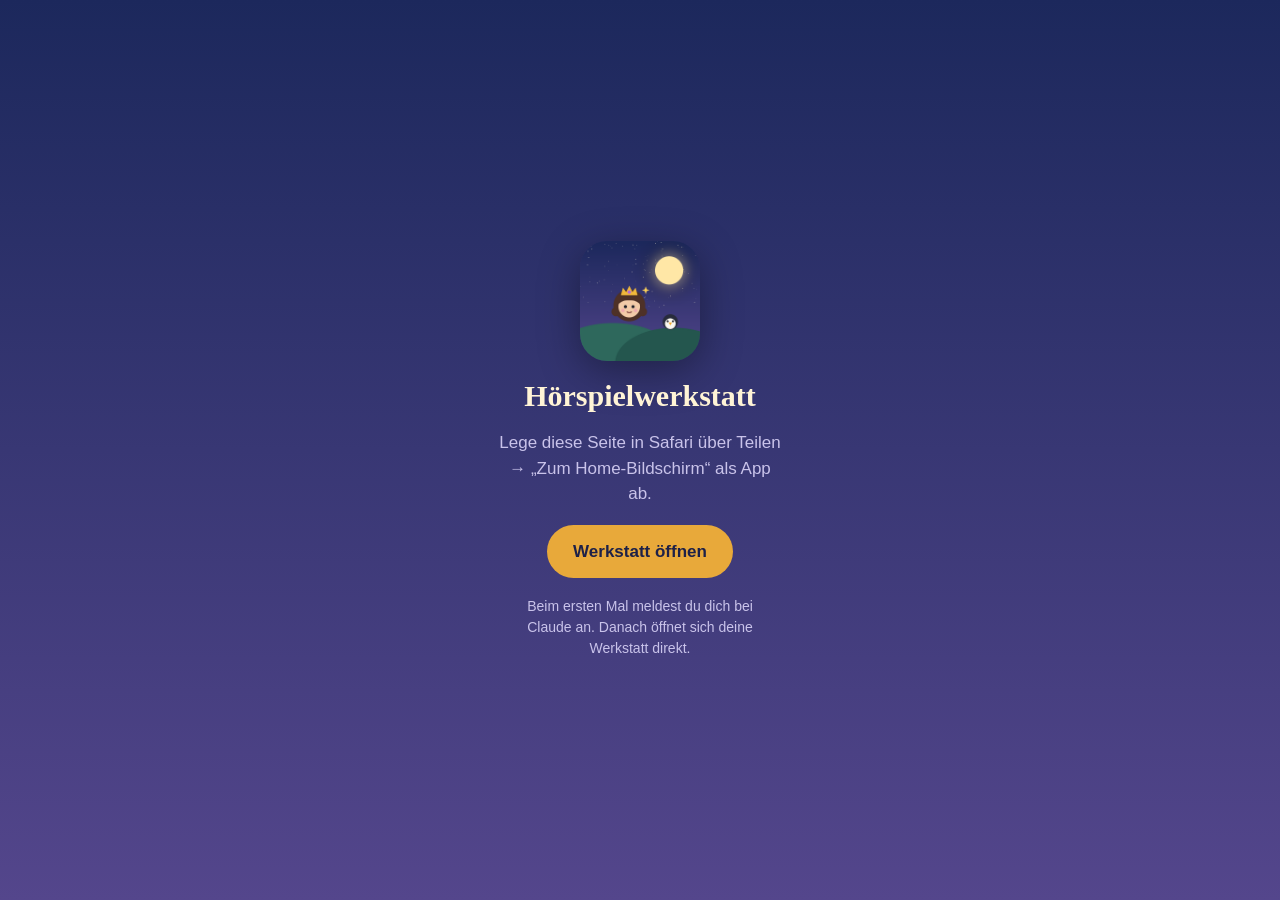
<file: app/index.html>
<!doctype html>
<html lang="de">
<head>
<meta charset="utf-8">
<meta name="viewport" content="width=device-width,initial-scale=1,viewport-fit=cover">
<meta name="robots" content="noindex">
<title>Hörspiele</title>
<meta name="apple-mobile-web-app-title" content="Hörspiele">
<meta name="apple-mobile-web-app-capable" content="yes">
<meta name="mobile-web-app-capable" content="yes">
<meta name="apple-mobile-web-app-status-bar-style" content="black-translucent">
<meta name="theme-color" content="#1F2A5E">
<link rel="apple-touch-icon" href="apple-touch-icon.png">
<link rel="icon" type="image/png" href="icon-192.png">
<link rel="manifest" href="manifest.webmanifest">
<style>
  :root{--night:#1F2A5E;--ink:#FFF4D6;--soft:#C9C3EA;--moon:#E8A93A}
  *{box-sizing:border-box}
  html,body{height:100%;margin:0}
  body{background:linear-gradient(#1C285C,#54468C);color:var(--ink);font:17px/1.5 -apple-system,BlinkMacSystemFont,"Segoe UI",sans-serif;
       display:flex;flex-direction:column;align-items:center;justify-content:center;gap:18px;text-align:center;
       padding:calc(24px + env(safe-area-inset-top)) 24px calc(24px + env(safe-area-inset-bottom))}
  img{width:120px;height:120px;border-radius:27px;box-shadow:0 10px 40px rgba(0,0,0,.35)}
  h1{font:800 30px/1.1 Georgia,serif;margin:0}
  p{margin:0;color:var(--soft);max-width:30ch}
  a.go{display:inline-block;background:var(--moon);color:#1D2148;font-weight:700;text-decoration:none;padding:14px 26px;border-radius:999px}
  a.go:focus-visible{outline:3px solid var(--ink);outline-offset:3px}
  .small{font-size:14px}
</style>
</head>
<body>
  <img src="icon-512.png" alt="">
  <h1>Hörspielwerkstatt</h1>
  <p id="msg">Öffne die Werkstatt …</p>
  <a class="go" id="go" href="https://claude.ai/artifact/GYXNEj1W3yTW4HpMsKbnzs">Werkstatt öffnen</a>
  <p class="small">Beim ersten Mal meldest du dich bei Claude an. Danach öffnet sich deine Werkstatt direkt.</p>
<script>
  // Startet die Werkstatt automatisch, wenn die App vom Home-Bildschirm geöffnet wird.
  var url = document.getElementById("go").href;
  var standalone = window.navigator.standalone === true || window.matchMedia("(display-mode: standalone)").matches;
  if (standalone) { setTimeout(function(){ location.replace(url); }, 400); }
  else { document.getElementById("msg").textContent = "Lege diese Seite in Safari über Teilen → „Zum Home-Bildschirm“ als App ab."; }
</script>
</body>
</html>
</file>
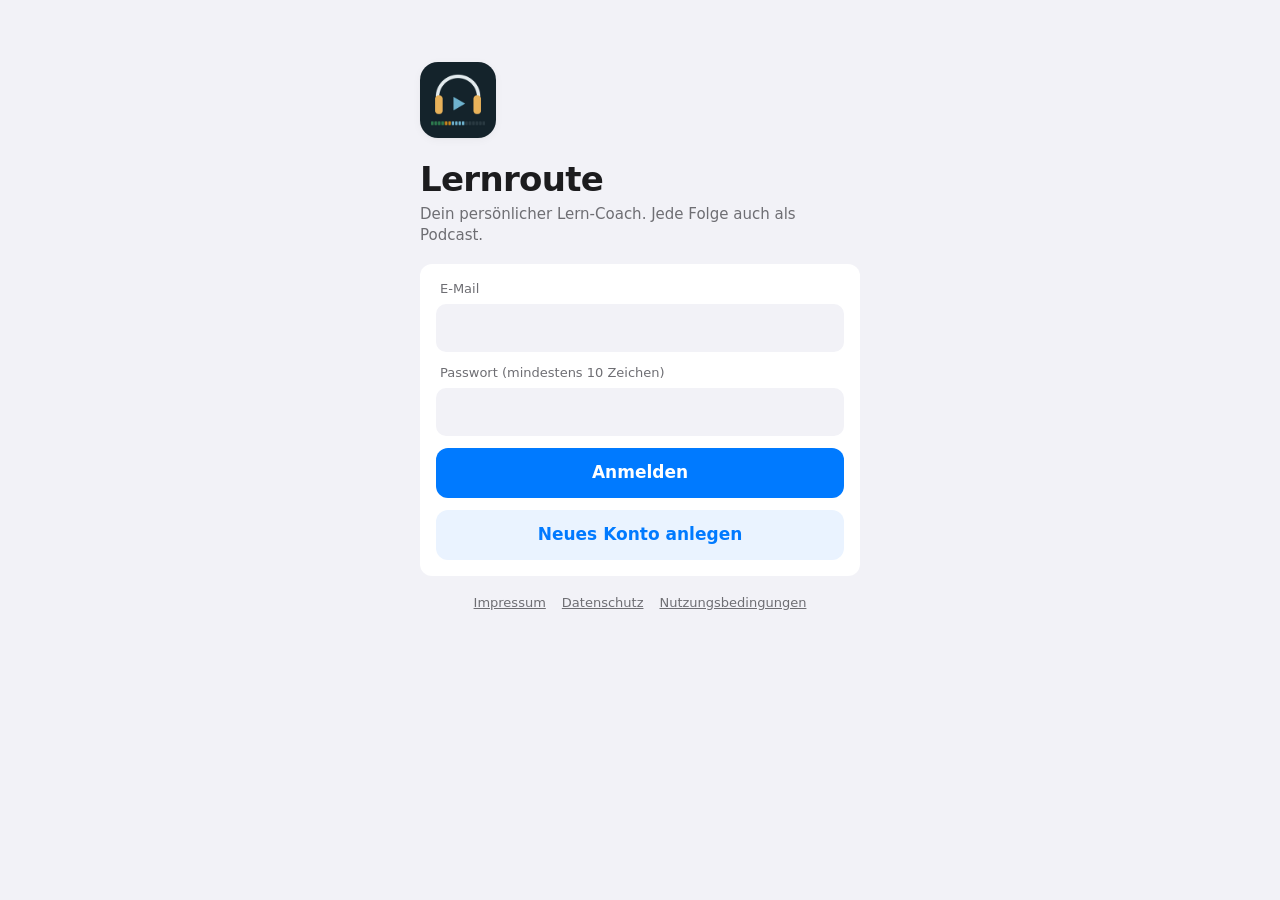
<file: lernroute/index.html>
<!doctype html>
<html lang="de">
<head>
<meta charset="utf-8">
<meta http-equiv="Content-Security-Policy" content="default-src 'self'; script-src 'self'; style-src 'self' 'unsafe-inline'; img-src 'self' data: blob:; media-src 'self' blob: https://hikftcmfdshvjpqovdaq.supabase.co; connect-src 'self' https://hikftcmfdshvjpqovdaq.supabase.co wss://hikftcmfdshvjpqovdaq.supabase.co; object-src 'none'; base-uri 'self'; form-action 'self'; frame-ancestors 'none'">
<meta name="referrer" content="no-referrer">
<meta name="viewport" content="width=device-width,initial-scale=1,viewport-fit=cover">
<meta name="color-scheme" content="light">
<meta name="theme-color" content="#F2F2F7">
<title>Lernroute</title>
<meta name="description" content="Dein persönlicher Lern-Coach mit Podcast.">
<meta name="apple-mobile-web-app-title" content="Lernroute">
<meta name="apple-mobile-web-app-capable" content="yes">
<meta name="mobile-web-app-capable" content="yes">
<meta name="apple-mobile-web-app-status-bar-style" content="default">
<link rel="apple-touch-icon" href="icons/apple-touch-icon.png">
<link rel="icon" type="image/png" href="icons/icon-192.png">
<link rel="manifest" href="manifest.webmanifest">
<link rel="stylesheet" href="style.css">
<script src="config.js"></script>
<script src="version.js"></script>
<script src="vendor/supabase.js"></script>
</head>
<body>
<div class="wrap">
  <div class="err" id="err" hidden></div>

  <!-- Anmeldung -->
  <section class="gate" id="v-login" hidden aria-labelledby="t-login">
    <img class="logo" src="icons/icon-192.png" alt="">
    <div><h1 id="t-login">Lernroute</h1><p class="hint" style="font-size:15px">Dein persönlicher Lern-Coach. Jede Folge auch als Podcast.</p></div>
    <form class="karte" id="f-login">
      <div class="feld"><label for="l-mail">E-Mail</label><input id="l-mail" class="txt" type="email" autocomplete="email" required></div>
      <div class="feld"><label for="l-pw">Passwort (mindestens 10 Zeichen)</label><input id="l-pw" class="txt" type="password" autocomplete="current-password" minlength="10" required></div>
      <button class="btn primary block" type="submit" id="b-login">Anmelden</button>
      <button class="btn block" type="button" id="b-registrieren">Neues Konto anlegen</button>
      <span class="hint" id="login-msg" role="status"></span>
    </form>
    <div class="links"><a href="impressum.html">Impressum</a><a href="datenschutz.html">Datenschutz</a><a href="agb.html">Nutzungsbedingungen</a></div>
  </section>

  <!-- Einladungscode -->
  <section class="gate" id="v-code" hidden aria-labelledby="t-code">
    <div><h1 id="t-code">Willkommen</h1><p class="hint" style="font-size:15px">Die Lernroute ist gerade in einer geschlossenen Testphase. Gib deinen Einladungscode ein.</p></div>
    <form class="karte" id="f-code">
      <div class="feld"><label for="c-code">Einladungscode</label><input id="c-code" class="txt" autocomplete="off" autocapitalize="characters" required placeholder="LERNEN-XXXX-XXXX-XXXX"></div>
      <button class="btn primary block" type="submit">Freischalten</button>
      <span class="hint" id="code-msg" role="status"></span>
    </form>
    <button class="btn ghost" type="button" data-abmelden>Abmelden</button>
  </section>

  <!-- Einwilligung -->
  <section class="gate" id="v-einw" hidden aria-labelledby="t-einw">
    <div><h1 id="t-einw">Bevor es losgeht</h1><p class="hint" style="font-size:15px">Bitte lies und bestätige diese drei Punkte.</p></div>
    <form class="karte" id="f-einw">
      <label class="check"><input type="checkbox" required><span>Ich akzeptiere die <a href="agb.html" target="_blank" rel="noopener">Nutzungsbedingungen</a>.</span></label>
      <label class="check"><input type="checkbox" required><span>Ich habe die <a href="datenschutz.html" target="_blank" rel="noopener">Datenschutzerklärung</a> gelesen.</span></label>
      <label class="check"><input type="checkbox" required><span>Meine Eingaben (Profil, Fragen, Themen) werden zur Erstellung der Folgen an Anthropic (Claude) und ElevenLabs übermittelt. Ich gebe dort keine vertraulichen Firmendaten und keine Daten anderer Personen ein.</span></label>
      <button class="btn primary block" type="submit">Zustimmen und starten</button>
      <span class="hint" id="einw-msg" role="status"></span>
    </form>
    <button class="btn ghost" type="button" data-abmelden>Abmelden</button>
  </section>

  <!-- App: der Inhalt jeder Ansicht wird in #view gezeichnet -->
  <main id="main" hidden><div id="view"></div></main>

  <!-- Leseansicht einer Folge oder Radar-Ausgabe -->
  <article class="reader" id="reader" hidden>
    <div class="nav"><button class="zurueck" id="rback"><svg viewBox="0 0 12 20" aria-hidden="true"><path d="M10 2 2 10l8 8" fill="none" stroke="currentColor" stroke-width="2.4" stroke-linecap="round" stroke-linejoin="round"/></svg><span>Zurück</span></button></div>
    <div class="meta-line" id="rmeta"></div>
    <h1 id="rtitle"></h1>
    <div class="player" id="rpod" hidden>
      <div class="hint" id="rstimmen">Vertont mit ElevenLabs</div>
      <audio id="raudio" controls preload="metadata" playsinline></audio>
    </div>
    <p class="hint" id="rhinweis" role="status"></p>
    <div class="art" id="rbody"></div>
    <div class="box uebung" id="rex" hidden>
      <span class="lbl">Mini-Übung</span><p id="rextext"></p>
      <label><input type="checkbox" id="rexcb"> <span>Erledigt</span></label>
    </div>
    <div class="box merk" id="rmerk" hidden><span class="lbl">Merksatz</span><p id="rmerktext"></p></div>
    <div class="gruppe" id="rquellen"></div>
    <p class="hint">KI-generiert: Text von Claude (Anthropic), Stimmen von ElevenLabs. Bitte prüfe wichtige Angaben selbst.</p>
  </article>
</div>

<!-- Sprache -->
<div class="sheet-bg" id="langsheet" hidden>
  <div class="sheet" role="dialog" aria-modal="true" aria-labelledby="lsh">
    <div class="grab" aria-hidden="true"></div>
    <h2 id="lsh">Sprache</h2>
    <div class="feld"><label>Sprache der Lernseite</label><div class="seg" id="uiseg" role="group" aria-label="Sprache der Lernseite"></div></div>
    <div class="feld"><label>Sprache deiner Folgen</label><div class="seg" id="podseg" role="group" aria-label="Sprache deiner Folgen"></div></div>
    <p class="hint">Gilt für neue Lernschnipsel und Podcast-Folgen. Bisherige Folgen bleiben in ihrer Sprache.</p>
    <span class="hint" id="langmsg" role="status"></span>
    <button class="btn primary block" id="langdone">Fertig</button>
  </div>
</div>

<!-- Frage an den Coach -->
<div class="sheet-bg" id="fragesheet" hidden>
  <div class="sheet" role="dialog" aria-modal="true" aria-labelledby="fsh">
    <div class="grab" aria-hidden="true"></div>
    <h2 id="fsh">Frage an deinen Coach</h2>
    <div class="feld"><label for="qtext">Begriff unklar, Situation aus dem Team?</label>
      <textarea id="qtext" maxlength="1000" placeholder="z. B. Was ist der Unterschied zwischen Ontologie und Knowledge Graph?"></textarea></div>
    <button class="btn primary block" id="qsend">Frage speichern</button>
    <span class="hint" id="qmsg" role="status"></span>
    <button class="btn ghost" id="qzu">Schließen</button>
  </div>
</div>

<!-- Einführung (erscheint einmal nach dem Start und nach größeren Updates; unter „Ich“ jederzeit wieder) -->
<div class="tour-bg" id="tour" hidden>
  <div class="tour" role="dialog" aria-modal="true" aria-labelledby="tour-titel">
    <button class="btn ghost sm tour-skip" type="button" id="tour-skip">Überspringen</button>
    <div class="tour-bild" id="tour-bild"></div>
    <div class="tour-text">
      <h2 id="tour-titel"></h2>
      <p id="tour-satz"></p>
      <div id="tour-extra"></div>
    </div>
    <div class="tour-punkte" id="tour-punkte" aria-hidden="true"></div>
    <div class="tour-knoepfe"><button class="btn" type="button" id="tour-zurueck">Zurück</button><button class="btn primary" type="button" id="tour-weiter">Weiter</button></div>
  </div>
</div>

<div class="tabbar" id="tabbar" hidden><nav role="tablist" aria-label="Bereiche">
  <button role="tab" data-tab="routen" aria-selected="true"><svg viewBox="0 0 24 24" fill="none" stroke="currentColor" stroke-width="1.8" stroke-linecap="round" stroke-linejoin="round" aria-hidden="true"><circle cx="12" cy="12" r="9"/><path d="m15.5 8.5-2 5-5 2 2-5z"/></svg>Lernrouten</button>
  <button role="tab" data-tab="radar" aria-selected="false"><svg viewBox="0 0 24 24" fill="none" stroke="currentColor" stroke-width="1.8" stroke-linecap="round" stroke-linejoin="round" aria-hidden="true"><path d="M12 12 19 5"/><path d="M20.5 12A8.5 8.5 0 1 1 12 3.5"/><path d="M16 12a4 4 0 1 1-4-4"/><circle cx="12" cy="12" r=".8" fill="currentColor"/></svg>Radar</button>
  <button role="tab" data-tab="ich" aria-selected="false"><svg viewBox="0 0 24 24" fill="none" stroke="currentColor" stroke-width="1.8" stroke-linecap="round" stroke-linejoin="round" aria-hidden="true"><circle cx="12" cy="8.5" r="4"/><path d="M4.5 20.5c1-4 4-6 7.5-6s6.5 2 7.5 6"/></svg>Ich</button>
</nav></div>
<script src="app.js"></script>
</body>
</html>
</file>
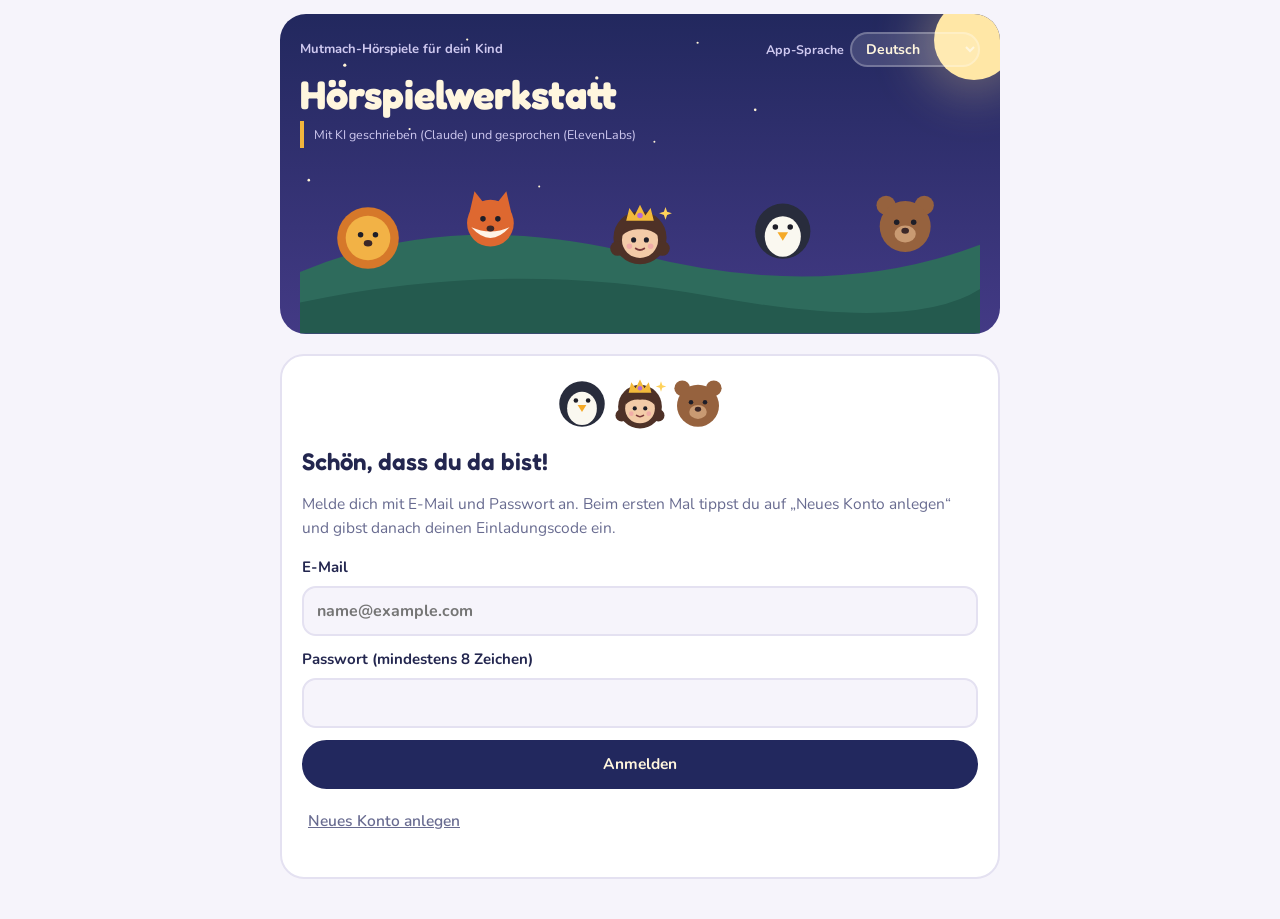
<file: werkstatt/index.html>
<!doctype html>
<html lang="de">
<head>
<meta charset="utf-8">
<meta http-equiv="Content-Security-Policy" content="default-src 'self'; script-src 'self'; style-src 'self' 'unsafe-inline'; font-src 'self'; img-src 'self' data: blob:; media-src 'self' blob: https://dukunyhkzqtvczyjmlot.supabase.co; connect-src 'self' https://dukunyhkzqtvczyjmlot.supabase.co wss://dukunyhkzqtvczyjmlot.supabase.co; object-src 'none'; base-uri 'self'; form-action 'self'">
<meta name="referrer" content="no-referrer">
<meta name="viewport" content="width=device-width,initial-scale=1,viewport-fit=cover">
<title>Hörspielwerkstatt</title>
<meta name="description" content="Persönliche Mutmach-Hörspiele für dein Kind.">
<meta name="apple-mobile-web-app-title" content="Hörspiele">
<meta name="apple-mobile-web-app-capable" content="yes">
<meta name="mobile-web-app-capable" content="yes">
<meta name="apple-mobile-web-app-status-bar-style" content="black-translucent">
<meta name="theme-color" content="#22285E">
<link rel="apple-touch-icon" href="icons/apple-touch-icon.png">
<link rel="icon" type="image/png" href="icons/icon-192.png">
<link rel="manifest" href="manifest.webmanifest">
<link rel="stylesheet" href="style.css">
<script src="config.js"></script>
<script src="version.js"></script>
<script src="vendor/supabase.js"></script>
</head>
<body>
<div class="wrap" id="app">
  <header class="sky">
    <span class="moon" aria-hidden="true"></span>
    <svg class="stars" aria-hidden="true" width="100%" height="100%"><g fill="#FFF4D6">
      <circle cx="9%" cy="16%" r="1.6"/><circle cx="26%" cy="8%" r="1.1"/><circle cx="44%" cy="20%" r="1.7"/><circle cx="58%" cy="9%" r="1.1"/><circle cx="66%" cy="30%" r="1.3"/><circle cx="18%" cy="36%" r="1.1"/><circle cx="52%" cy="40%" r="1"/><circle cx="4%" cy="52%" r="1.3"/><circle cx="36%" cy="54%" r="1"/></g></svg>
    <div class="top">
      <span class="over" data-t="over"></span>
      <label class="lang" for="uilang"><span data-t="appSprache"></span><select id="uilang"></select></label>
    </div>
    <h1 data-t="titel"></h1>
    <span class="ki" data-t="kiKopf"></span>
    <div class="chips-sky" id="stats"></div>
    <svg class="hills" id="hills" viewBox="0 0 400 96" aria-hidden="true"></svg>
  </header>

  <section class="intro" id="intro" hidden aria-labelledby="introTitle">
    <button class="skip" type="button" id="introSkip" data-t="ueberspringen"></button>
    <div class="slide" id="introSlide"></div>
    <div class="inav">
      <button class="back" type="button" id="introBack" data-t="zurueck"></button>
      <div class="dots" id="introDots"></div>
      <button class="cta" type="button" id="introNext"></button>
    </div>
  </section>

  <div class="tabs" role="tablist" id="tabs" hidden>
    <button role="tab" id="t-neu" data-tab="neu" data-t="tabNeu"></button>
    <button role="tab" id="t-lib" data-tab="lib"></button>
    <button role="tab" id="t-hilfe" data-tab="hilfe" data-t="tabHilfe"></button>
    <button role="tab" id="t-konto" data-tab="konto" data-t="tabKonto"></button>
  </div>
  <p class="err" id="err" role="alert" hidden></p>

  <!-- ANMELDEN -->
  <section id="v-login" hidden>
    <div class="panel">
      <div class="welcome" id="welcomeArt"></div>
      <h2 data-t="willkommen"></h2>
      <p class="lead" id="login-text" data-t="loginText"></p>
      <form id="f-pw" style="display:flex;flex-direction:column;gap:12px" hidden>
        <label class="f" for="pw-mail"><span data-t="email"></span><input id="pw-mail" type="email" autocomplete="email" required placeholder="name@example.com"></label>
        <label class="f" for="pw"><span data-t="passwort"></span><input id="pw" type="password" autocomplete="current-password" minlength="8" required></label>
        <button class="cta" type="submit" id="b-pw" data-t="einloggen"></button>
        <button class="ghost" type="button" id="b-neu" style="align-self:flex-start" data-t="kontoAnlegen"></button>
      </form>
      <form id="f-mail" style="display:flex;flex-direction:column;gap:12px">
        <label class="f" for="mail"><span data-t="email"></span><input id="mail" type="email" autocomplete="email" required placeholder="name@example.com"></label>
        <button class="cta" type="submit" id="b-mail" data-t="codeSchicken"></button>
      </form>
      <form id="f-code" style="display:flex;flex-direction:column;gap:12px" hidden>
        <label class="f" for="code"><span data-t="codeAusMail"></span><input id="code" inputmode="numeric" autocomplete="one-time-code" maxlength="10" required placeholder="123456"></label>
        <button class="cta" type="submit" id="b-code" data-t="anmelden"></button>
        <button class="ghost" type="button" id="b-andere" style="align-self:flex-start" data-t="andereMail"></button>
      </form>
      <div class="or" id="oauth-oder"><span data-t="oder"></span></div>
      <div class="actions" id="oauth" style="justify-content:flex-start">
        <button type="button" id="b-apple" data-t="mitApple"></button>
        <button type="button" id="b-google" data-t="mitGoogle"></button>
      </div>
      <span class="hint" id="login-msg" role="status"></span>
    </div>
  </section>

  <!-- EINLADUNGSCODE -->
  <section id="v-invite" hidden>
    <div class="panel">
      <h2 data-t="einladung"></h2>
      <p class="lead" data-t="einladungText"></p>
      <form id="f-invite" style="display:flex;flex-direction:column;gap:12px">
        <label class="f" for="invite"><span data-t="code"></span><input id="invite" autocapitalize="characters" required placeholder="FAMILIE-1A2B3C"></label>
        <button class="cta" type="submit" data-t="freischalten"></button>
      </form>
      <span class="hint" id="invite-msg" role="status"></span>
      <button class="ghost" type="button" data-logout style="align-self:flex-start" data-t="abmelden"></button>
    </div>
  </section>

  <!-- EINWILLIGUNG (vor der ersten Bestellung und nach geänderten Bedingungen) -->
  <section id="v-einw" hidden>
    <div class="panel">
      <h2 data-t="einwTitel"></h2>
      <p class="lead" id="einw-lead"></p>
      <form id="f-einw" style="display:flex;flex-direction:column;gap:14px">
        <label class="check"><input type="checkbox" required><span><span data-t="einwAgb"></span> <a href="agb.html" target="_blank" data-t="agb"></a></span></label>
        <label class="check"><input type="checkbox" required><span><span data-t="einwDs"></span> <a href="datenschutz.html" target="_blank" data-t="datenschutz"></a></span></label>
        <label class="check"><input type="checkbox" required><span data-t="einwSensibel"></span></label>
        <label class="check"><input type="checkbox" required><span data-t="einwEltern"></span></label>
        <p class="ki" role="note" data-t="keinErsatz"></p>
        <button class="cta" type="submit" data-t="einwKnopf" style="align-self:flex-start"></button>
      </form>
      <span class="hint" id="einw-msg" role="status"></span>
      <button class="ghost" type="button" data-logout style="align-self:flex-start" data-t="abmelden"></button>
    </div>
  </section>

  <!-- NEUES HÖRSPIEL -->
  <section id="v-neu" hidden>
    <div id="wizard" class="wrap" style="max-width:none;gap:14px">
      <div style="display:flex;justify-content:space-between;align-items:center">
        <span class="hint" id="stepn" style="font-weight:800"></span>
        <button class="ghost" type="button" id="reset" data-t="neuAnfangen"></button>
      </div>
      <nav class="steps" id="steps"></nav>

      <div class="panel" data-step="1">
        <h2 data-t="k1Titel"></h2>
        <p class="lead" data-t="k1Lead"></p>
        <div class="profiles" id="profiles"></div>
        <label class="f" for="kname"><span data-t="vorname"></span> <span class="hint" data-t="vornameHint"></span>
          <input id="kname" maxlength="40" autocomplete="off" data-ph="vornamePh"></label>
        <div style="display:flex;flex-direction:column;gap:8px"><span style="font-weight:700" data-t="alter"></span><div class="age" id="age" role="group"></div></div>
        <label class="f" for="kinfo"><span data-t="mag"></span> <span class="hint" data-t="magHint"></span>
          <textarea id="kinfo" maxlength="1500" data-ph="magPh"></textarea></label>
        <label class="toggle" for="ksave"><input type="checkbox" id="ksave" checked><span><span data-t="merken"></span> <span class="hint" data-t="merkenHint"></span></span></label>
        <div class="nav" data-nav="1"></div>
      </div>

      <div class="panel" data-step="2" hidden>
        <h2 data-t="k2Titel"></h2>
        <div class="fortbox" id="fortbox" hidden></div>
        <p class="lead" data-t="k2Lead"></p>
        <span class="counter" id="tcount"></span>
        <div id="themes" style="display:flex;flex-direction:column;gap:16px"></div>
        <label class="f" for="tfree"><span data-t="konkret"></span> <span class="hint" data-t="konkretHint"></span>
          <textarea id="tfree" maxlength="1500" data-ph="konkretPh"></textarea></label>
        <div style="display:flex;flex-direction:column;gap:8px"><span style="font-weight:700"><span data-t="mitspielen"></span> <span class="hint" style="font-weight:400" data-t="optional"></span></span><div class="chips" id="people"></div></div>
        <div class="nav" data-nav="2"></div>
      </div>

      <div class="panel" data-step="3" hidden>
        <h2 data-t="k3Titel"></h2>
        <p class="lead" data-t="k3Lead"></p>
        <div class="figs" id="figs"></div>
        <div class="editor" id="figedit" hidden></div>
        <div class="speechrow" id="speechrow" hidden><p class="speech" id="speech"></p><button type="button" class="soft" id="figeditbtn" hidden data-t="feBearbeiten"></button></div>
        <div style="display:flex;flex-direction:column;gap:8px" id="compbox"><span style="font-weight:700"><span data-t="begleiter"></span> <span class="hint" style="font-weight:400" data-t="begleiterHint"></span></span><div class="chips" id="companions"></div></div>
        <div class="nav" data-nav="3"></div>
      </div>

      <div class="panel" data-step="4" hidden>
        <h2 data-t="k4Titel"></h2>
        <p class="lead" data-t="k4Lead"></p>
        <div class="recommend" id="recbox"></div>
        <div class="concepts" id="concepts"></div>
        <div class="nav" data-nav="4"></div>
      </div>

      <div class="panel" data-step="5" hidden>
        <h2 data-t="k5Titel"></h2>
        <label class="f" for="outlang"><span data-t="hsSprache"></span> <span class="hint" data-t="hsSpracheHint"></span><select id="outlang"></select></label>
        <div style="display:flex;flex-direction:column;gap:8px"><span style="font-weight:700" data-t="laenge"></span><div class="choice" id="len"></div></div>
        <div style="display:flex;flex-direction:column;gap:8px"><span style="font-weight:700" data-t="stimmung"></span><div class="choice" id="mood"></div></div>
        <label class="toggle" for="sleep"><input type="checkbox" id="sleep"><span><span data-t="schlaf"></span> <span class="hint" data-t="schlafHint"></span></span></label>
        <label class="toggle" for="usename"><input type="checkbox" id="usename"><span data-t="mitName"></span></label>
        <details class="vbox" id="vbox"><summary><span data-t="stimmen"></span> <small id="vsum"></small></summary>
          <p class="hint" data-t="stimmenHint" style="margin-bottom:10px"></p><div class="voices" id="wvoices"></div><span class="hint" id="probemsg" role="status"></span></details>
        <div class="order" id="order"></div>
        <p class="hint" id="quota"></p>
        <div class="missing" id="missing" hidden></div>
        <p class="ki" role="note" data-t="kiBestellen"></p>
        <p class="ki" role="note" data-t="keinErsatz"></p>
        <div class="nav" data-nav="5"></div>
        <span class="hint" id="ordermsg" role="status"></span>
      </div>
    </div>
    <div id="success" class="panel" hidden><div class="done" id="donebox"></div></div>
    <section id="jobsec" hidden style="margin-top:20px;display:flex;flex-direction:column;gap:10px">
      <h3 data-t="inWerkstatt"></h3>
      <div class="jobs" id="jobs"></div>
    </section>
  </section>

  <section id="v-lib" hidden style="display:flex;flex-direction:column;gap:14px">
    <section id="libjobsec" hidden style="display:flex;flex-direction:column;gap:10px">
      <h3 data-t="inWerkstatt"></h3>
      <div class="jobs" id="libjobs"></div>
    </section>
    <div class="libbar" id="libbar"><input id="libsuche" type="search" data-ph="suche" autocomplete="off"><div class="chips" id="libfilter"></div></div>
    <div id="lib"></div>
  </section>

  <article id="v-read" class="reader" hidden>
    <button type="button" id="rback" style="align-self:flex-start" data-t="bibZurueck"></button>
    <div class="rhead" id="rhead"></div>
    <div class="player-card" id="rplayer"></div>
    <div class="actions"><button class="cta" type="button" id="rfort" data-t="fortsetzen"></button><button class="soft" type="button" id="ragain" data-t="neuMitEinst"></button></div>
    <div class="series" id="rreihe" hidden></div>
    <details class="script" id="rfass" hidden><summary data-t="fassungen"></summary><div class="lines" id="rfasslist"></div></details>
    <p class="ki" role="note" id="rki"></p>
    <p class="ki" role="note" data-t="keinErsatz"></p>
    <div class="parents" id="rparents"></div>
    <details class="script" id="rvoices"><summary data-t="stimmenAnpassen"></summary>
      <div style="display:flex;flex-direction:column;gap:14px;margin-top:12px">
        <p class="hint" data-t="stimmenLead"></p>
        <div class="voices" id="rvlist" style="gap:16px"></div>
        <div class="actions" style="justify-content:flex-start"><button class="cta" type="button" id="rvsave" data-t="neuVertonen"></button><span class="hint" id="rvcount"></span></div>
        <p class="hint" id="rvmsg" role="status"></p>
      </div></details>
    <details class="script" id="rdet"><summary data-t="skript"></summary><div class="lines" id="rscript"></div></details>
    <div class="panel" id="rmeldung" hidden></div>
    <div id="rdelbox" class="actions"></div>
  </article>

  <section id="v-hilfe" hidden style="display:flex;flex-direction:column;gap:16px">
    <div class="panel">
      <h2 data-t="sofHelp"></h2>
      <p class="lead" data-t="sofText"></p>
      <button class="cta" type="button" id="introAgain" style="align-self:flex-start" data-t="introNochmal"></button>
    </div>
    <div class="panel">
      <h3 data-t="homeTitel"></h3>
      <p class="hint" data-t="homeText"></p>
    </div>
    <div class="faq" id="faq"></div>
  </section>

  <section id="v-konto" hidden style="display:flex;flex-direction:column;gap:16px">
    <div class="panel">
      <h2 data-t="deinKonto"></h2>
      <p id="konto-info"></p>
      <button type="button" data-logout style="align-self:flex-start" data-t="abmelden"></button>
      <a class="btn" id="adminlink" href="admin.html" hidden style="align-self:flex-start">Admin-Bereich</a>
    </div>
    <div class="panel" id="familie-box"><h3 data-t="eureFamilie"></h3><p class="hint" data-t="familieText"></p>
      <div class="row" style="gap:8px;flex-wrap:wrap;align-items:flex-end"><label class="f" style="flex:1;min-width:180px" for="fam-name"><span data-t="familieName"></span><input id="fam-name" maxlength="60"></label>
      <button type="button" class="soft" id="fam-speichern" data-t="speichern"></button></div>
      <ul id="fam-mitglieder" style="margin:8px 0 0;padding-left:20px"></ul><p class="hint" id="fam-code"></p></div>
    <div class="panel"><h3 data-t="kinderprofile"></h3><div id="kidlist"></div></div>
    <div class="panel">
      <h3 data-t="kontoLoeschen"></h3>
      <p class="hint" data-t="kontoLoeschenText"></p>
      <div id="delacc" class="actions" style="justify-content:flex-start"></div>
    </div>
    <p class="hint"><a href="agb.html" data-t="agb"></a> · <a href="datenschutz.html" data-t="datenschutz"></a> · <a href="impressum.html" data-t="impressum"></a></p>
  </section>
</div>
<dialog id="hinweis" class="hinweis-dialog" aria-labelledby="hw-titel">
  <div class="hw-bild" id="hw-bild" aria-hidden="true"></div>
  <h2 id="hw-titel"></h2>
  <p id="hw-text"></p>
  <p class="hint" id="hw-text2"></p>
  <div class="actions" id="hw-knoepfe"></div>
</dialog>
<script src="figuren.js"></script>
<script src="app.js"></script>
</body>
</html>
</file>
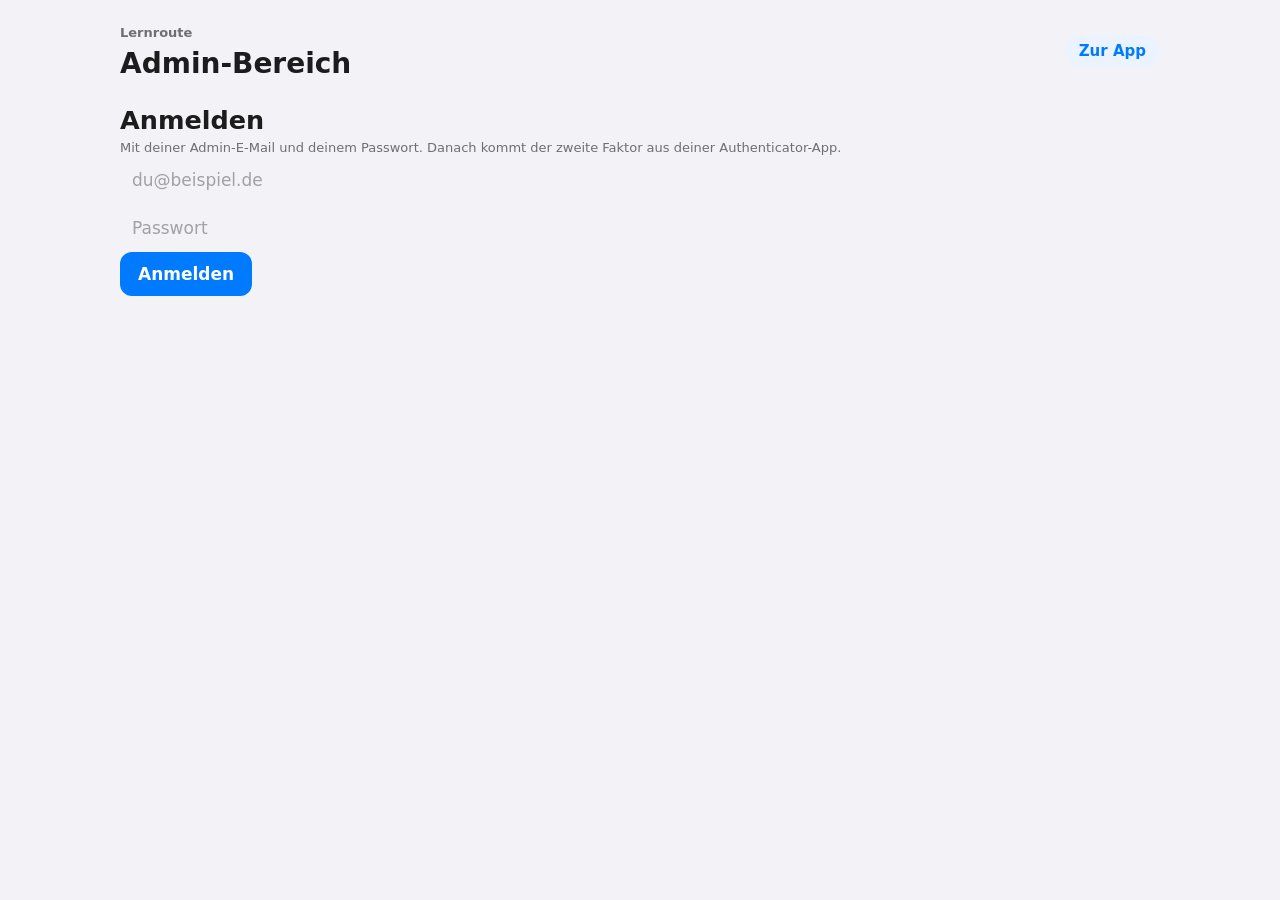
<file: lernroute/admin.html>
<!doctype html>
<html lang="de">
<head>
<meta charset="utf-8">
<meta http-equiv="Content-Security-Policy" content="default-src 'self'; script-src 'self'; style-src 'self' 'unsafe-inline'; img-src 'self' data: blob:; connect-src 'self' https://hikftcmfdshvjpqovdaq.supabase.co wss://hikftcmfdshvjpqovdaq.supabase.co; object-src 'none'; base-uri 'self'; form-action 'self'; frame-ancestors 'none'">
<meta name="referrer" content="no-referrer">
<meta name="viewport" content="width=device-width,initial-scale=1,viewport-fit=cover">
<meta name="robots" content="noindex">
<title>Admin · Lernroute</title>
<link rel="icon" type="image/png" href="icons/icon-192.png">
<link rel="stylesheet" href="style.css">
<style>
/* Admin: sachlich – Kennzahlen oben, darunter Arbeitslisten */
body{padding:20px 16px 60px}
.wrap{max-width:1040px;display:flex;flex-direction:column;gap:20px}
.adm-head{display:flex;justify-content:space-between;align-items:center;gap:12px;flex-wrap:wrap}
.adm-head h1{font-size:28px}
.tiles{display:grid;grid-template-columns:repeat(auto-fill,minmax(150px,1fr));gap:10px}
.tile{background:var(--surface);border-radius:var(--r);box-shadow:var(--shadow);padding:12px 14px;display:flex;flex-direction:column;gap:2px}
.tile b{font-size:28px;font-weight:700;font-variant-numeric:tabular-nums;line-height:1.1}
.tile span{font-size:13px;color:var(--muted)}
.tile small{font-size:12px;color:var(--muted)}
.tile.warn{outline:2px solid var(--orange-fill)}
.charts{display:grid;grid-template-columns:repeat(auto-fit,minmax(300px,1fr));gap:12px}
.bars{display:grid;grid-template-columns:repeat(12,minmax(0,1fr));gap:4px;align-items:end;height:140px;border-bottom:1px solid var(--line)}
.bar{position:relative;height:100%;display:flex;align-items:flex-end}
.bar i{display:block;width:100%;background:var(--c);border-radius:4px 4px 0 0;min-height:1px}
.bar .tip{display:none;position:absolute;bottom:calc(100% + 4px);left:50%;transform:translateX(-50%);background:var(--ink);color:var(--bg);font-size:12px;font-weight:600;padding:3px 8px;border-radius:8px;white-space:nowrap;z-index:2}
.bar:hover .tip,.bar:focus .tip{display:block}
.axis{display:grid;grid-template-columns:repeat(12,minmax(0,1fr));gap:4px;font-size:11px;color:var(--muted);text-align:center}
table{width:100%;border-collapse:collapse;font-size:14px}
th,td{text-align:left;padding:8px 6px;border-bottom:1px solid var(--line);vertical-align:top}
th{font-size:12px;color:var(--muted);text-transform:uppercase;letter-spacing:.04em}
td.num,th.num{text-align:right;font-variant-numeric:tabular-nums}
.scroll{overflow-x:auto}
td input[type=number],.f input[type=number]{width:80px}
input.txt.sm,select.sm{padding:6px 10px;font-size:14px;width:auto}
.st{font-size:12px;font-weight:700;border-radius:999px;padding:2px 9px;white-space:nowrap}
.st.ok{background:var(--green-soft);color:var(--green)}.st.aus{background:var(--orange-soft);color:var(--orange)}.st.neu{background:var(--tint-soft);color:var(--tint)}
.box{border:1px solid var(--line);border-radius:12px;padding:12px;display:flex;flex-direction:column;gap:8px}
pre{white-space:pre-wrap;font-size:12px;max-height:240px;overflow:auto;background:var(--fill);border-radius:10px;padding:10px;margin:0}
.f{display:flex;flex-direction:column;gap:4px;font-size:13px;color:var(--muted)}
.qr{background:#fff;border-radius:14px;padding:10px;width:200px;height:200px}.qr img{width:100%;height:100%}
code.secret{word-break:break-all;font-size:13px}
.privacy{font-size:13px;color:var(--muted);border-left:4px solid var(--green-fill);padding:4px 0 4px 10px}
.dienste{display:grid;grid-template-columns:repeat(auto-fit,minmax(240px,1fr));gap:10px}
.leiste{height:8px;background:var(--fill);border-radius:99px;overflow:hidden}.leiste i{display:block;height:100%;background:var(--green-fill)}
.leiste.warn i{background:var(--orange-fill)}.leiste.voll i{background:#FF3B30}
.gross{font-size:22px;font-weight:700}
.toast{position:fixed;left:50%;bottom:24px;transform:translateX(-50%);background:var(--ink);color:var(--bg);padding:10px 16px;border-radius:999px;font-size:14px;z-index:9}
dialog{border:0;border-radius:18px;padding:20px;max-width:440px;background:var(--surface);color:var(--ink)}
dialog::backdrop{background:rgba(0,0,0,.4)}
.code-gross{font-size:22px;font-weight:700;letter-spacing:.04em;user-select:all;word-break:break-all}
</style>
<script src="config.js"></script>
<script src="version.js"></script>
<script src="vendor/supabase.js"></script>
</head>
<body>
<div class="wrap">
  <header class="adm-head">
    <div><span class="hint" style="font-weight:600">Lernroute</span><h1>Admin-Bereich</h1></div>
    <div class="row" style="gap:8px"><a class="btn sm" href="./">Zur App</a><button class="btn sm ghost" type="button" id="logout" hidden>Abmelden</button></div>
  </header>
  <p class="err" id="err" hidden></p>

  <!-- 1. Anmeldung -->
  <section class="card sec" id="s-login" hidden>
    <h2>Anmelden</h2>
    <p class="hint">Mit deiner Admin-E-Mail und deinem Passwort. Danach kommt der zweite Faktor aus deiner Authenticator-App.</p>
    <form id="f-pw" class="sec">
      <input class="txt" id="pw-mail" type="email" autocomplete="email" required placeholder="du@beispiel.de">
      <input class="txt" id="pw" type="password" autocomplete="current-password" required placeholder="Passwort">
      <button class="btn primary" type="submit">Anmelden</button>
    </form>
    <span class="hint" id="login-msg" role="status"></span>
  </section>

  <!-- 2. Zweiter Faktor -->
  <section class="card sec" id="s-mfa" hidden>
    <h2>Zweiter Faktor</h2>
    <div id="mfa-enroll" class="sec" hidden>
      <p class="hint">Einmalig einrichten: Scanne den QR-Code mit einer Authenticator-App (z. B. Apple Passwörter, Google Authenticator, 1Password) und gib den sechsstelligen Code ein.</p>
      <div class="qr" id="qr"></div>
      <span class="hint">Oder den Schlüssel eintippen: <code class="secret" id="secret"></code></span>
    </div>
    <p class="hint" id="mfa-lead">Gib den sechsstelligen Code aus deiner Authenticator-App ein.</p>
    <form id="f-mfa" class="row" style="gap:8px"><input class="txt" id="totp" inputmode="numeric" autocomplete="one-time-code" maxlength="6" required placeholder="123456" style="max-width:160px"><button class="btn primary" type="submit">Bestätigen</button></form>
    <span class="hint" id="mfa-msg" role="status"></span>
  </section>

  <!-- 3. Kein Admin -->
  <section class="card sec" id="s-nein" hidden>
    <h2>Kein Zugang</h2>
    <p class="hint">Dieses Konto ist kein Admin-Konto. Wie du dich zum Admin machst, steht in der Anleitung (README, Schritt „Admin anlegen“).</p>
  </section>

  <!-- 4. Übersicht -->
  <main id="s-admin" hidden style="display:flex;flex-direction:column;gap:20px">
    <p class="privacy">Du siehst Kennzahlen und Konten, aber keine Lerninhalte: keine Profile, Fragen, Themen, Folgentexte oder Audios. Jede Änderung landet im Protokoll.</p>
    <div class="row" style="justify-content:space-between"><h2>Überblick</h2><span class="hint" id="stand"></span></div>
    <div class="tiles" id="tiles"></div>
    <div class="charts">
      <div class="card sec"><h3>Folgen pro Monat</h3><div class="bars" id="ch-folgen" role="img"></div><div class="axis" id="ax-folgen"></div></div>
      <div class="card sec"><h3>Neue Konten pro Monat</h3><div class="bars" id="ch-konten" role="img"></div><div class="axis" id="ax-konten"></div></div>
    </div>

    <section class="card sec">
      <div class="row" style="justify-content:space-between"><h2>Dienste und Kosten</h2><span class="hint" id="dienste-stand"></span></div>
      <div class="dienste" id="dienste"></div>
    </section>

    <section class="card sec">
      <h2>Warteschlange</h2>
      <p class="hint">Laufende und fehlgeschlagene Aufträge der letzten 14 Tage, ohne Eingaben oder Ergebnisse.</p>
      <div class="scroll"><table id="warteschlange"></table></div>
    </section>

    <section class="card sec">
      <div class="row" style="justify-content:space-between"><h2>Fehlerprotokoll</h2><label class="row hint" style="gap:6px"><input type="checkbox" id="fehler-alle"> auch erledigte</label></div>
      <p class="hint">Unerwartete Fehler aus Web-App, iPhone-App und Fabrik, gleiche Fehler zusammengefasst.</p>
      <div class="scroll"><table id="fehlerliste"></table></div>
    </section>

    <section class="card sec">
      <h2>Funktions-Schalter</h2>
      <p class="hint">Neue Funktionen gehen zuerst „aus“ online. Dann schaltest du sie für dich (Admin), für ausgewählte Konten und zum Schluss für alle frei. Zurückschalten wirkt beim nächsten Laden.</p>
      <div id="schalter" class="sec"></div>
      <form id="f-schalter" class="row" style="gap:8px;margin-top:6px;align-items:flex-end">
        <label class="f">Schlüssel<input class="txt sm" id="sw-key" pattern="[a-z0-9_]{2,40}" required placeholder="z. B. neuer_player"></label>
        <label class="f" style="flex:1;min-width:180px">Beschreibung<input class="txt sm" id="sw-text" maxlength="200" placeholder="Was die Funktion macht" style="width:100%"></label>
        <button class="btn sm" type="submit">Schalter anlegen</button>
      </form>
    </section>

    <section class="card sec">
      <div class="row" style="justify-content:space-between"><h2>Konten</h2><input class="txt sm" id="suche" type="search" placeholder="E-Mail suchen" style="max-width:260px"></div>
      <div class="scroll"><table id="konten"></table></div>
    </section>

    <section class="card sec">
      <h2>Einladungscodes</h2>
      <form id="f-einl" class="row" style="gap:8px;align-items:flex-end">
        <label class="f">Folgen/Monat<input class="txt sm" id="e-kont" type="number" inputmode="numeric" min="1" max="30" value="12"></label>
        <label class="f">Personen<input class="txt sm" id="e-max" type="number" inputmode="numeric" min="1" max="50" value="1"></label>
        <label class="f">Gültig (Tage)<input class="txt sm" id="e-tage" type="number" inputmode="numeric" min="0" max="365" value="30"></label>
        <label class="f" style="flex:1;min-width:180px">Notiz<input class="txt sm" id="e-notiz" maxlength="200" placeholder="z. B. Team Einkauf" style="width:100%"></label>
        <button class="btn sm primary" type="submit">Code erzeugen</button>
      </form>
      <p class="hint">Jede Person bekommt ihre eigene, getrennte Bibliothek. „Personen“ sagt nur, wie oft der Code eingelöst werden darf. Gültig 0 = unbegrenzt.</p>
      <span class="hint" id="einl-msg" role="status"></span>
      <div class="scroll"><table id="einladungen"></table></div>
    </section>

    <section class="card sec">
      <h2>Protokoll</h2>
      <div class="scroll"><table id="protokoll"></table></div>
    </section>
  </main>
</div>
<dialog id="code-dialog" aria-labelledby="cd-titel">
  <div class="sec">
    <h2 id="cd-titel">Code erstellt</h2>
    <p class="hint" id="cd-info"></p>
    <p class="code-gross" id="cd-code"></p>
    <div class="row" style="gap:8px;flex-wrap:wrap">
      <button class="btn sm" type="button" id="cd-kopieren">Code kopieren</button>
      <button class="btn sm" type="button" id="cd-einladung">Einladung kopieren</button>
      <button class="btn sm" type="button" id="cd-teilen" hidden>Teilen …</button>
    </div>
    <p class="hint" id="cd-msg" role="status"></p>
    <button class="btn ghost" type="button" id="cd-zu">Schließen</button>
  </div>
</dialog>
<script src="admin.js"></script>
</body>
</html>
</file>
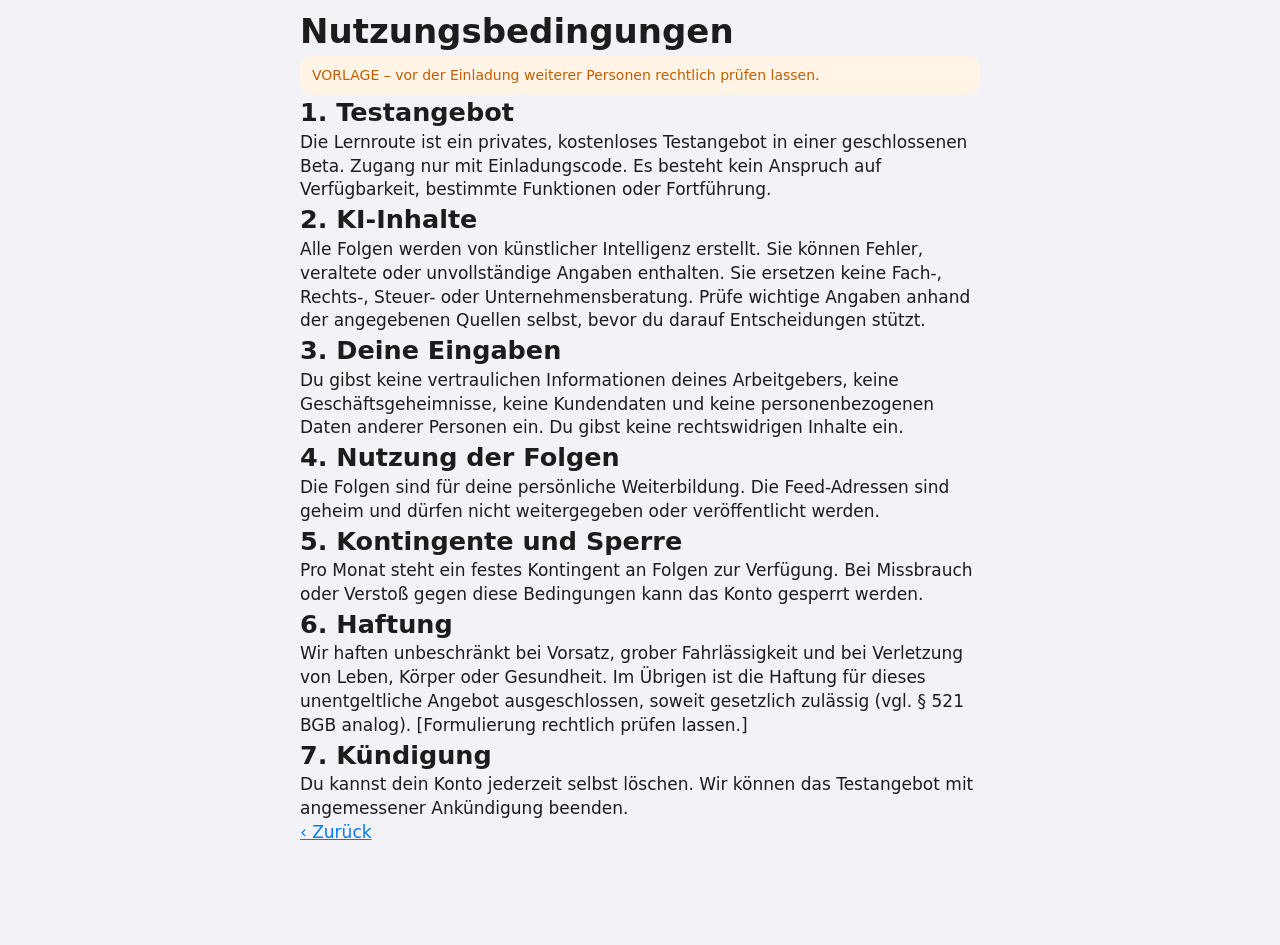
<file: lernroute/agb.html>
<!doctype html><html lang="de"><head><meta charset="utf-8"><meta name="viewport" content="width=device-width,initial-scale=1"><meta name="referrer" content="no-referrer"><meta http-equiv="Content-Security-Policy" content="default-src 'self'; style-src 'self'; object-src 'none'; base-uri 'self'; frame-ancestors 'none'">
<title>Nutzungsbedingungen · Lernroute</title><link rel="stylesheet" href="style.css"></head>
<body><div class="wrap" style="padding:24px 16px"><div class="card sec">
<h1>Nutzungsbedingungen</h1>
<p class="err">VORLAGE – vor der Einladung weiterer Personen rechtlich prüfen lassen.</p>
<h2>1. Testangebot</h2><p>Die Lernroute ist ein privates, kostenloses Testangebot in einer geschlossenen Beta. Zugang nur mit Einladungscode. Es besteht kein Anspruch auf Verfügbarkeit, bestimmte Funktionen oder Fortführung.</p>
<h2>2. KI-Inhalte</h2><p>Alle Folgen werden von künstlicher Intelligenz erstellt. Sie können Fehler, veraltete oder unvollständige Angaben enthalten. Sie ersetzen keine Fach-, Rechts-, Steuer- oder Unternehmensberatung. Prüfe wichtige Angaben anhand der angegebenen Quellen selbst, bevor du darauf Entscheidungen stützt.</p>
<h2>3. Deine Eingaben</h2><p>Du gibst keine vertraulichen Informationen deines Arbeitgebers, keine Geschäftsgeheimnisse, keine Kundendaten und keine personenbezogenen Daten anderer Personen ein. Du gibst keine rechtswidrigen Inhalte ein.</p>
<h2>4. Nutzung der Folgen</h2><p>Die Folgen sind für deine persönliche Weiterbildung. Die Feed-Adressen sind geheim und dürfen nicht weitergegeben oder veröffentlicht werden.</p>
<h2>5. Kontingente und Sperre</h2><p>Pro Monat steht ein festes Kontingent an Folgen zur Verfügung. Bei Missbrauch oder Verstoß gegen diese Bedingungen kann das Konto gesperrt werden.</p>
<h2>6. Haftung</h2><p>Wir haften unbeschränkt bei Vorsatz, grober Fahrlässigkeit und bei Verletzung von Leben, Körper oder Gesundheit. Im Übrigen ist die Haftung für dieses unentgeltliche Angebot ausgeschlossen, soweit gesetzlich zulässig (vgl. § 521 BGB analog). [Formulierung rechtlich prüfen lassen.]</p>
<h2>7. Kündigung</h2><p>Du kannst dein Konto jederzeit selbst löschen. Wir können das Testangebot mit angemessener Ankündigung beenden.</p>
<p><a href="./">‹ Zurück</a></p></div></div></body></html>
</file>
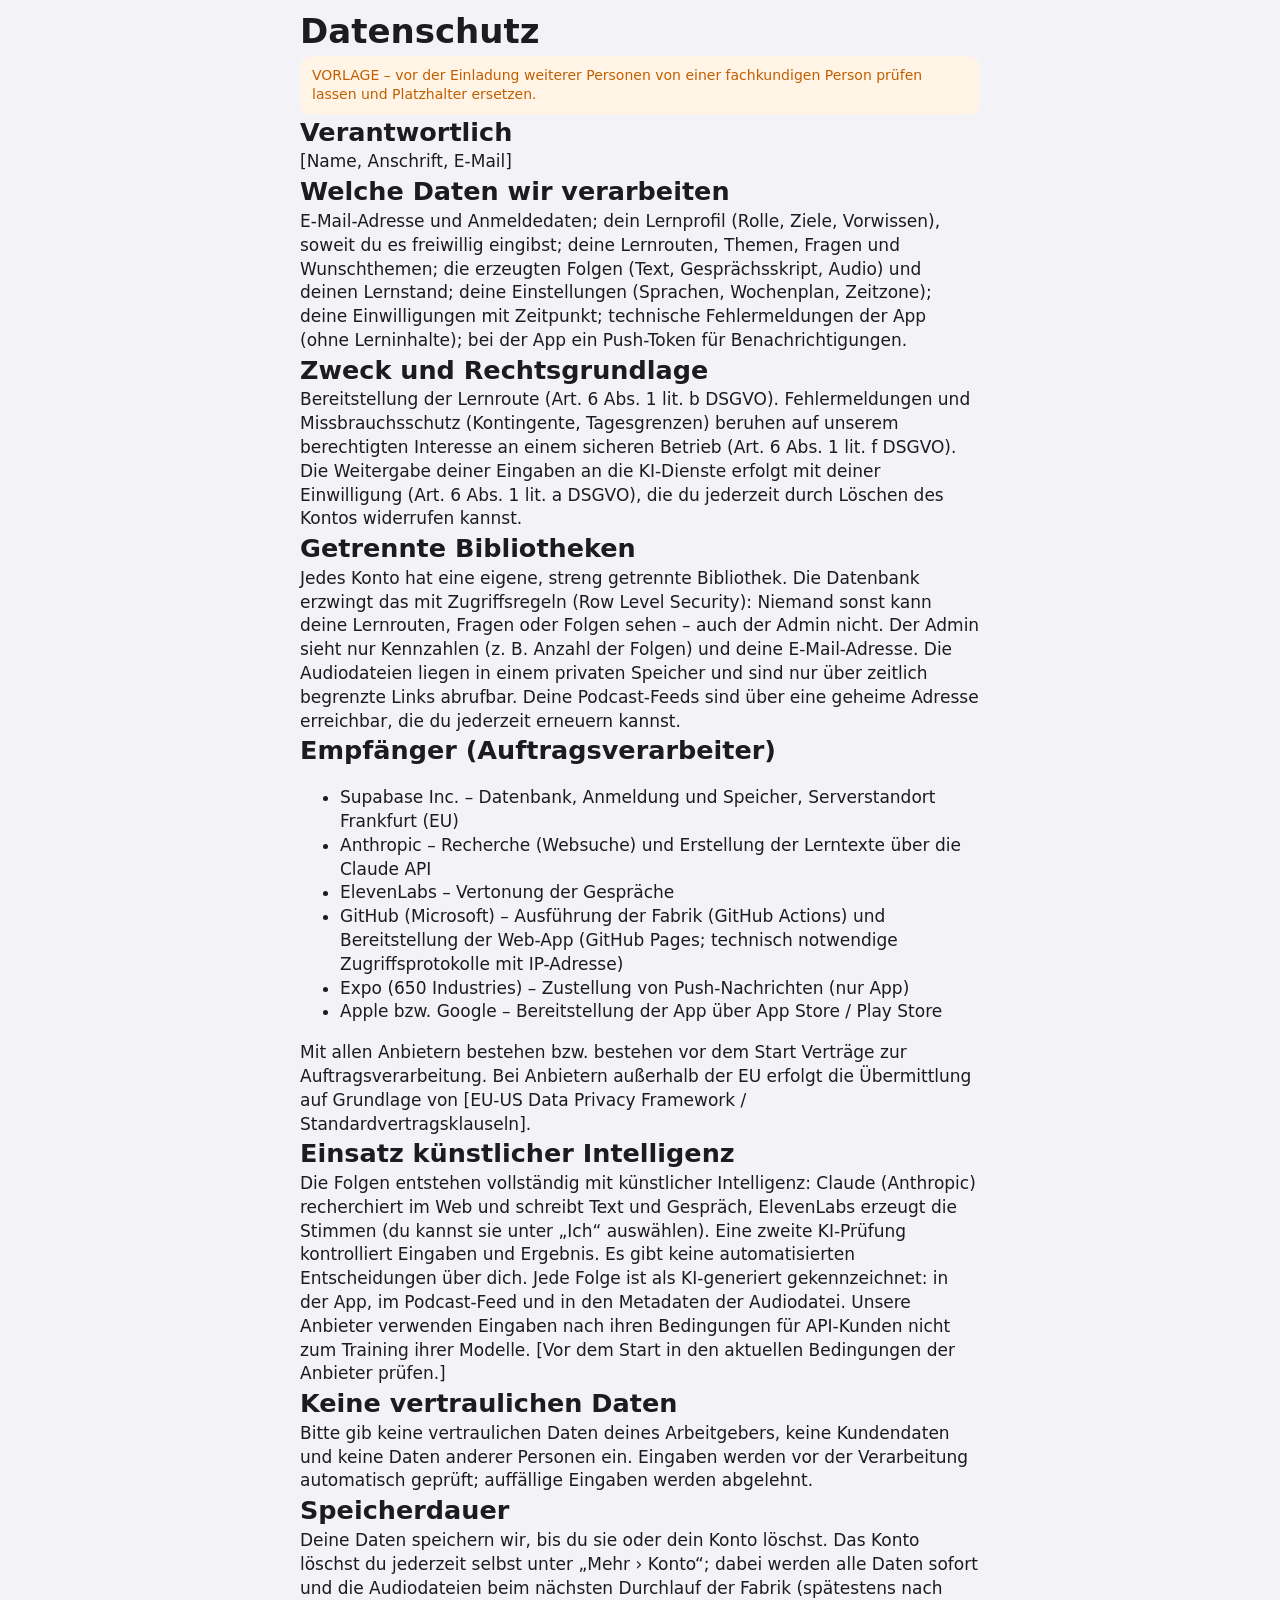
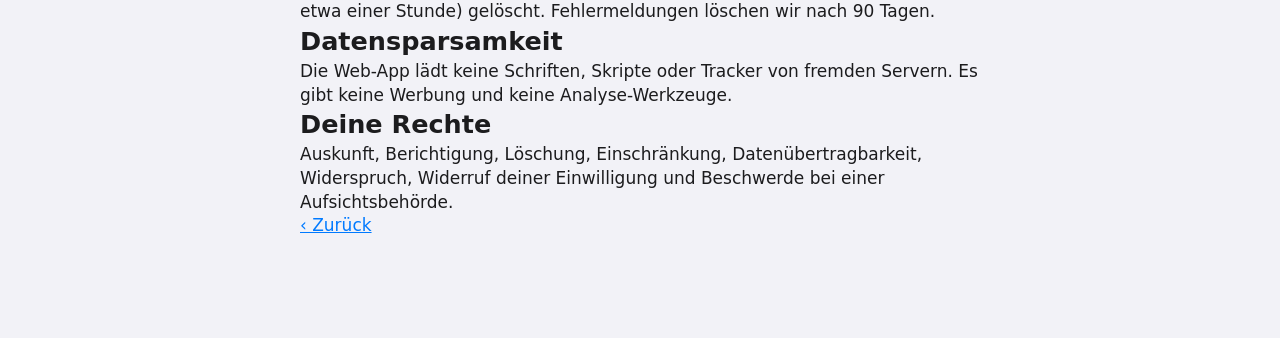
<file: lernroute/datenschutz.html>
<!doctype html><html lang="de"><head><meta charset="utf-8"><meta name="viewport" content="width=device-width,initial-scale=1"><meta name="referrer" content="no-referrer"><meta http-equiv="Content-Security-Policy" content="default-src 'self'; style-src 'self'; object-src 'none'; base-uri 'self'; frame-ancestors 'none'">
<title>Datenschutz · Lernroute</title><link rel="stylesheet" href="style.css"></head>
<body><div class="wrap" style="padding:24px 16px"><div class="card sec">
<h1>Datenschutz</h1>
<p class="err">VORLAGE – vor der Einladung weiterer Personen von einer fachkundigen Person prüfen lassen und Platzhalter ersetzen.</p>
<h2>Verantwortlich</h2><p>[Name, Anschrift, E-Mail]</p>
<h2>Welche Daten wir verarbeiten</h2>
<p>E-Mail-Adresse und Anmeldedaten; dein Lernprofil (Rolle, Ziele, Vorwissen), soweit du es freiwillig eingibst; deine Lernrouten, Themen, Fragen und Wunschthemen; die erzeugten Folgen (Text, Gesprächsskript, Audio) und deinen Lernstand; deine Einstellungen (Sprachen, Wochenplan, Zeitzone); deine Einwilligungen mit Zeitpunkt; technische Fehlermeldungen der App (ohne Lerninhalte); bei der App ein Push-Token für Benachrichtigungen.</p>
<h2>Zweck und Rechtsgrundlage</h2>
<p>Bereitstellung der Lernroute (Art. 6 Abs. 1 lit. b DSGVO). Fehlermeldungen und Missbrauchsschutz (Kontingente, Tagesgrenzen) beruhen auf unserem berechtigten Interesse an einem sicheren Betrieb (Art. 6 Abs. 1 lit. f DSGVO). Die Weitergabe deiner Eingaben an die KI-Dienste erfolgt mit deiner Einwilligung (Art. 6 Abs. 1 lit. a DSGVO), die du jederzeit durch Löschen des Kontos widerrufen kannst.</p>
<h2>Getrennte Bibliotheken</h2>
<p>Jedes Konto hat eine eigene, streng getrennte Bibliothek. Die Datenbank erzwingt das mit Zugriffsregeln (Row Level Security): Niemand sonst kann deine Lernrouten, Fragen oder Folgen sehen – auch der Admin nicht. Der Admin sieht nur Kennzahlen (z. B. Anzahl der Folgen) und deine E-Mail-Adresse. Die Audiodateien liegen in einem privaten Speicher und sind nur über zeitlich begrenzte Links abrufbar. Deine Podcast-Feeds sind über eine geheime Adresse erreichbar, die du jederzeit erneuern kannst.</p>
<h2>Empfänger (Auftragsverarbeiter)</h2>
<ul>
<li>Supabase Inc. – Datenbank, Anmeldung und Speicher, Serverstandort Frankfurt (EU)</li>
<li>Anthropic – Recherche (Websuche) und Erstellung der Lerntexte über die Claude API</li>
<li>ElevenLabs – Vertonung der Gespräche</li>
<li>GitHub (Microsoft) – Ausführung der Fabrik (GitHub Actions) und Bereitstellung der Web-App (GitHub Pages; technisch notwendige Zugriffsprotokolle mit IP-Adresse)</li>
<li>Expo (650 Industries) – Zustellung von Push-Nachrichten (nur App)</li>
<li>Apple bzw. Google – Bereitstellung der App über App Store / Play Store</li>
</ul>
<p>Mit allen Anbietern bestehen bzw. bestehen vor dem Start Verträge zur Auftragsverarbeitung. Bei Anbietern außerhalb der EU erfolgt die Übermittlung auf Grundlage von [EU-US Data Privacy Framework / Standardvertragsklauseln].</p>
<h2>Einsatz künstlicher Intelligenz</h2>
<p>Die Folgen entstehen vollständig mit künstlicher Intelligenz: Claude (Anthropic) recherchiert im Web und schreibt Text und Gespräch, ElevenLabs erzeugt die Stimmen (du kannst sie unter „Ich“ auswählen). Eine zweite KI-Prüfung kontrolliert Eingaben und Ergebnis. Es gibt keine automatisierten Entscheidungen über dich. Jede Folge ist als KI-generiert gekennzeichnet: in der App, im Podcast-Feed und in den Metadaten der Audiodatei. Unsere Anbieter verwenden Eingaben nach ihren Bedingungen für API-Kunden nicht zum Training ihrer Modelle. [Vor dem Start in den aktuellen Bedingungen der Anbieter prüfen.]</p>
<h2>Keine vertraulichen Daten</h2>
<p>Bitte gib keine vertraulichen Daten deines Arbeitgebers, keine Kundendaten und keine Daten anderer Personen ein. Eingaben werden vor der Verarbeitung automatisch geprüft; auffällige Eingaben werden abgelehnt.</p>
<h2>Speicherdauer</h2><p>Deine Daten speichern wir, bis du sie oder dein Konto löschst. Das Konto löschst du jederzeit selbst unter „Mehr › Konto“; dabei werden alle Daten sofort und die Audiodateien beim nächsten Durchlauf der Fabrik (spätestens nach etwa einer Stunde) gelöscht. Fehlermeldungen löschen wir nach 90 Tagen.</p>
<h2>Datensparsamkeit</h2><p>Die Web-App lädt keine Schriften, Skripte oder Tracker von fremden Servern. Es gibt keine Werbung und keine Analyse-Werkzeuge.</p>
<h2>Deine Rechte</h2><p>Auskunft, Berichtigung, Löschung, Einschränkung, Datenübertragbarkeit, Widerspruch, Widerruf deiner Einwilligung und Beschwerde bei einer Aufsichtsbehörde.</p>
<p><a href="./">‹ Zurück</a></p></div></div></body></html>
</file>
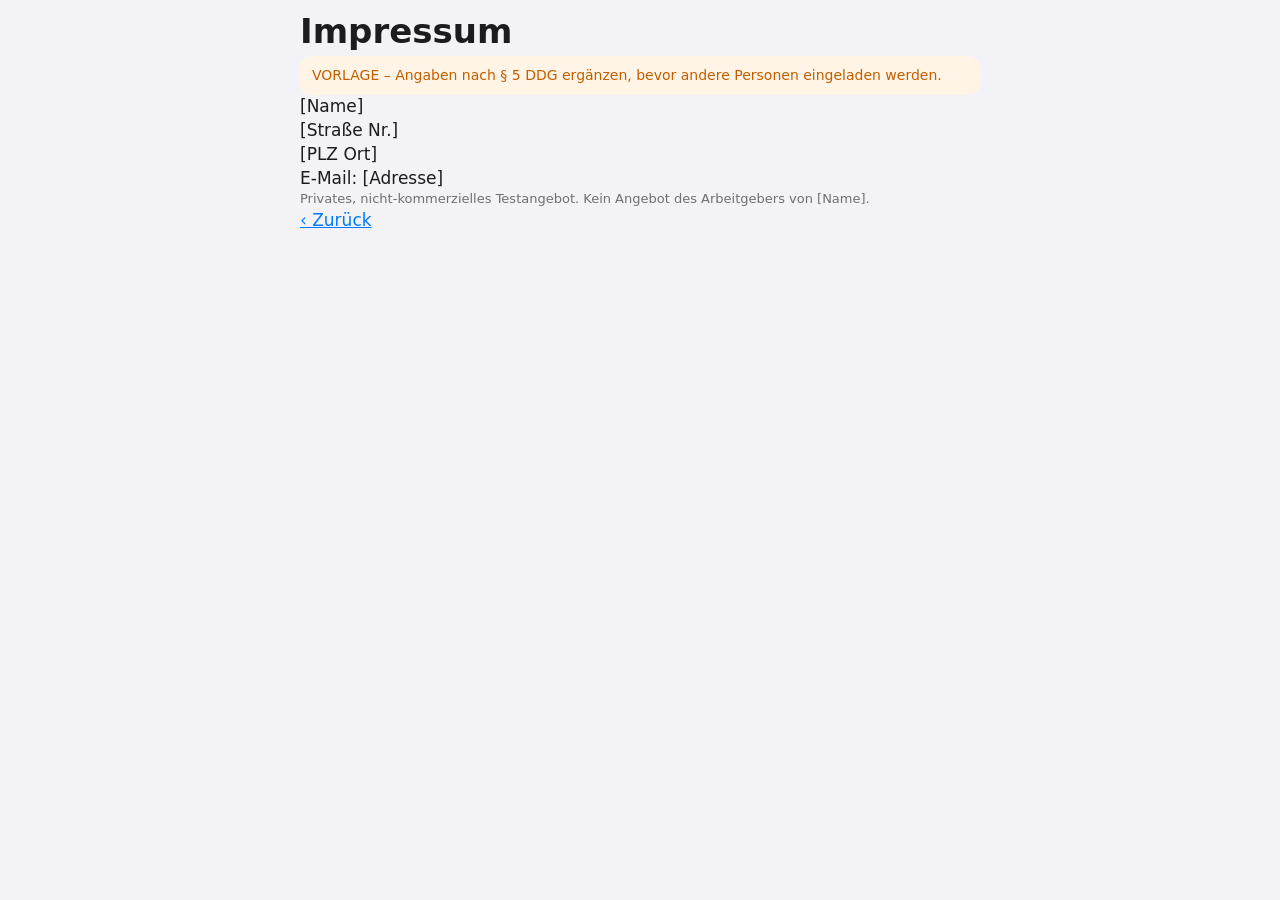
<file: lernroute/impressum.html>
<!doctype html><html lang="de"><head><meta charset="utf-8"><meta name="viewport" content="width=device-width,initial-scale=1"><meta name="referrer" content="no-referrer"><meta http-equiv="Content-Security-Policy" content="default-src 'self'; style-src 'self'; object-src 'none'; base-uri 'self'; frame-ancestors 'none'">
<title>Impressum · Lernroute</title><link rel="stylesheet" href="style.css"></head>
<body><div class="wrap" style="padding:24px 16px"><div class="card sec">
<h1>Impressum</h1>
<p class="err">VORLAGE – Angaben nach § 5 DDG ergänzen, bevor andere Personen eingeladen werden.</p>
<p>[Name]<br>[Straße Nr.]<br>[PLZ Ort]</p>
<p>E-Mail: [Adresse]</p>
<p class="hint">Privates, nicht-kommerzielles Testangebot. Kein Angebot des Arbeitgebers von [Name].</p>
<p><a href="./">‹ Zurück</a></p></div></div></body></html>
</file>
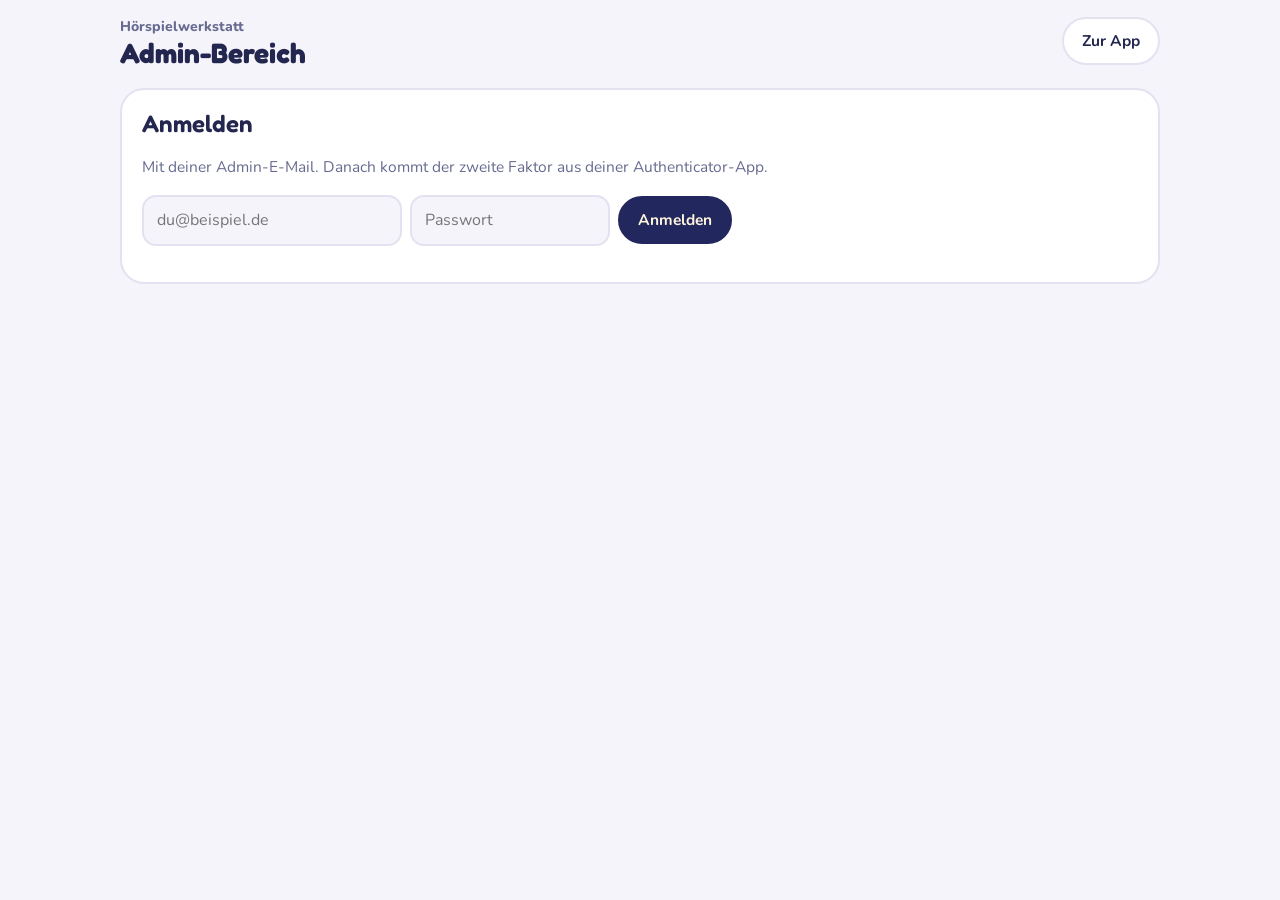
<file: werkstatt/admin.html>
<!doctype html>
<html lang="de">
<head>
<meta charset="utf-8">
<meta http-equiv="Content-Security-Policy" content="default-src 'self'; script-src 'self'; style-src 'self' 'unsafe-inline'; font-src 'self'; img-src 'self' data: blob:; media-src 'self' blob: https://dukunyhkzqtvczyjmlot.supabase.co; connect-src 'self' https://dukunyhkzqtvczyjmlot.supabase.co wss://dukunyhkzqtvczyjmlot.supabase.co; object-src 'none'; base-uri 'self'; form-action 'self'">
<meta name="referrer" content="no-referrer">
<meta name="viewport" content="width=device-width,initial-scale=1,viewport-fit=cover">
<meta name="robots" content="noindex">
<title>Admin · Hörspielwerkstatt</title>
<link rel="stylesheet" href="style.css">
<style>
/* Admin: nüchterner als die Familienansicht – Kennzahlen oben, darunter Arbeitslisten */
.wrap{max-width:1040px}
.adm-head{display:flex;justify-content:space-between;align-items:center;gap:12px;flex-wrap:wrap}
.adm-head h1{font-size:28px}
.tiles{display:grid;grid-template-columns:repeat(auto-fill,minmax(150px,1fr));gap:10px}
.tile{background:var(--surface);border:2px solid var(--line);border-radius:18px;padding:12px 14px;display:flex;flex-direction:column;gap:2px}
.tile b{font-family:var(--f-display);font-size:28px;font-weight:600;font-variant-numeric:tabular-nums;line-height:1.1}
.tile span{font-size:13px;color:var(--muted)}
.tile small{font-size:12px;color:var(--muted)}
.tile.warn{border-color:var(--berry)}
.charts{display:grid;grid-template-columns:repeat(auto-fit,minmax(300px,1fr));gap:12px}
.chart{background:var(--surface);border:2px solid var(--line);border-radius:18px;padding:14px;display:flex;flex-direction:column;gap:10px}
.chart h3{font-size:16px}
.bars{display:grid;grid-template-columns:repeat(12,minmax(0,1fr));gap:4px;align-items:end;height:140px;border-bottom:1px solid var(--line)}
.bar{position:relative;height:100%;display:flex;align-items:flex-end}
.bar i{display:block;width:100%;background:var(--c);border-radius:4px 4px 0 0;min-height:1px}
.bar:hover i,.bar:focus i{filter:brightness(1.12)}
.bar .tip{display:none;position:absolute;bottom:calc(100% + 4px);left:50%;transform:translateX(-50%);background:var(--ink);color:var(--bg);font-size:12px;font-weight:700;padding:3px 8px;border-radius:8px;white-space:nowrap;z-index:2}
.bar:hover .tip,.bar:focus .tip{display:block}
.axis{display:grid;grid-template-columns:repeat(12,minmax(0,1fr));gap:4px;font-size:11px;color:var(--muted);text-align:center}
.split{display:grid;grid-template-columns:repeat(auto-fit,minmax(260px,1fr));gap:12px}
table{width:100%;border-collapse:collapse;font-size:14px}
th,td{text-align:left;padding:8px 6px;border-bottom:1px solid var(--line);vertical-align:top}
th{font-size:12px;color:var(--muted);text-transform:uppercase;letter-spacing:.04em}
td.num,th.num{text-align:right;font-variant-numeric:tabular-nums}
.scroll{overflow-x:auto}
td input[type=number]{width:72px;padding:5px 8px;border-radius:10px}
.st{font-size:12px;font-weight:800;border-radius:999px;padding:2px 9px;white-space:nowrap}
.st.ok{background:var(--meadow-soft);color:var(--meadow)}.st.aus{background:var(--berry-soft);color:var(--berry)}.st.neu{background:var(--moon-soft)}
.meld{border:2px solid var(--line);border-radius:16px;padding:12px;display:flex;flex-direction:column;gap:8px}
.meld pre{white-space:pre-wrap;font-family:var(--f-body);font-size:14px;max-height:260px;overflow:auto;background:var(--bg);border-radius:12px;padding:10px;margin:0}
.row{display:flex;gap:8px;flex-wrap:wrap;align-items:center}
.qr{background:#fff;border-radius:14px;padding:10px;width:200px;height:200px}
.qr img{width:100%;height:100%}
code.secret{word-break:break-all;font-size:13px}
.privacy{font-size:13px;color:var(--muted);border-left:4px solid var(--meadow);padding:4px 0 4px 10px}
</style>
<script src="config.js"></script>
<script src="version.js"></script>
<script src="vendor/supabase.js"></script>
</head>
<body>
<div class="wrap">
  <header class="adm-head">
    <div><span class="hint" style="font-weight:800">Hörspielwerkstatt</span><h1>Admin-Bereich</h1></div>
    <div class="row"><a class="btn" href="./">Zur App</a><button type="button" id="logout" hidden>Abmelden</button></div>
  </header>
  <p class="err" id="err" hidden></p>

  <!-- 1. Anmeldung -->
  <section class="panel" id="s-login" hidden>
    <h2>Anmelden</h2>
    <p class="lead">Mit deiner Admin-E-Mail. Danach kommt der zweite Faktor aus deiner Authenticator-App.</p>
    <form id="f-pw" class="row" hidden><input id="pw-mail" type="email" autocomplete="email" required placeholder="du@beispiel.de" style="max-width:260px"><input id="pw" type="password" autocomplete="current-password" required placeholder="Passwort" style="max-width:200px"><button class="cta" type="submit">Anmelden</button></form>
    <form id="f-mail" class="row"><input id="mail" type="email" required placeholder="du@beispiel.de" style="max-width:320px"><button class="cta" type="submit">Code schicken</button></form>
    <form id="f-code" class="row" hidden><input id="code" inputmode="numeric" required placeholder="Code aus der E-Mail" style="max-width:220px"><button class="cta" type="submit">Anmelden</button></form>
    <span class="hint" id="login-msg" role="status"></span>
  </section>

  <!-- 2. Zweiter Faktor -->
  <section class="panel" id="s-mfa" hidden>
    <h2>Zweiter Faktor</h2>
    <div id="mfa-enroll" hidden style="display:flex;flex-direction:column;gap:12px">
      <p class="lead">Einmalig einrichten: Scanne den QR-Code mit einer Authenticator-App (z. B. Apple Passwörter, Google Authenticator, 1Password) und gib den sechsstelligen Code ein.</p>
      <div class="qr" id="qr"></div>
      <span class="hint">Oder den Schlüssel eintippen: <code class="secret" id="secret"></code></span>
    </div>
    <p class="lead" id="mfa-lead">Gib den sechsstelligen Code aus deiner Authenticator-App ein.</p>
    <form id="f-mfa" class="row"><input id="totp" inputmode="numeric" autocomplete="one-time-code" maxlength="6" required placeholder="123456" style="max-width:160px"><button class="cta" type="submit">Bestätigen</button></form>
    <span class="hint" id="mfa-msg" role="status"></span>
  </section>

  <!-- 3. Kein Admin -->
  <section class="panel" id="s-nein" hidden>
    <h2>Kein Zugang</h2>
    <p class="lead">Dieses Konto ist kein Admin-Konto. Admins legst du im Supabase SQL Editor an (siehe README).</p>
  </section>

  <!-- 4. Übersicht -->
  <main id="s-admin" hidden style="display:flex;flex-direction:column;gap:20px">
    <p class="privacy">Du siehst Kennzahlen und Konten, aber keine Kinderprofile und keine Hörspielinhalte. Eine Ausnahme sind Hörspiele, die eine Familie selbst gemeldet hat. Jede Änderung landet im Protokoll.</p>
    <div class="row" style="justify-content:space-between"><h2>Überblick</h2><span class="hint" id="stand"></span></div>
    <div class="tiles" id="tiles"></div>
    <div class="charts">
      <div class="chart"><h3>Hörspiele pro Monat</h3><div class="bars" id="ch-hs" role="img"></div><div class="axis" id="ax-hs"></div></div>
      <div class="chart"><h3>Neue Familien pro Monat</h3><div class="bars" id="ch-fam" role="img"></div><div class="axis" id="ax-fam"></div></div>
    </div>
    <div class="split">
      <div class="chart"><h3>Nach Figur</h3><table id="t-figur"></table></div>
      <div class="chart"><h3>Nach Sprache</h3><table id="t-sprache"></table></div>
    </div>

    <section class="panel" id="dienste-box">
      <div class="row" style="justify-content:space-between"><h2>Dienste und Limits</h2><span class="hint" id="dienste-stand"></span></div>
      <p class="hint">Wird von der Hörspiel-Fabrik stündlich aktualisiert. Sofort neu abfragen: GitHub → hoerspielwerkstatt → Actions → „Hörspiel-Fabrik“ → Run workflow → status_jetzt = 1.</p>
      <div class="dienste" id="dienste"></div>
    </section>

    <section class="panel">
      <div class="row" style="justify-content:space-between"><h2>Fehlerprotokoll</h2><label class="row hint"><input type="checkbox" id="fehler-alle"> auch erledigte</label></div>
      <p class="hint">Unerwartete Fehler aus Web-App, iPhone-App und Hörspiel-Fabrik, gleiche Fehler zusammengefasst. Ohne Inhalte der Familien.</p>
      <div class="scroll"><table id="fehlerliste"></table></div>
    </section>

    <section class="panel">
      <h2>Funktions-Schalter</h2>
      <p class="hint">Neue Funktionen gehen zuerst „aus“ online. Dann schaltest du sie für dich (Admin), für ausgewählte Familien und erst zum Schluss für alle frei. Zurückschalten wirkt sofort beim nächsten Laden.</p>
      <div id="schalter"></div>
      <form id="f-schalter" class="row" style="margin-top:10px">
        <label class="f" style="width:170px">Schlüssel<input id="sw-key" pattern="[a-z0-9_]{2,40}" required placeholder="z. B. neuer_player"></label>
        <label class="f" style="flex:1;min-width:180px">Beschreibung<input id="sw-text" maxlength="200" placeholder="Was die Funktion macht"></label>
        <button class="soft" type="submit" style="align-self:flex-end">Schalter anlegen</button>
      </form>
    </section>

    <section class="panel">
      <div class="row" style="justify-content:space-between"><h2>Meldungen</h2><label class="row hint"><input type="checkbox" id="meld-alle"> auch erledigte</label></div>
      <div id="meldungen" style="display:flex;flex-direction:column;gap:10px"></div>
    </section>

    <section class="panel">
      <div class="row" style="justify-content:space-between"><h2>Familien</h2><input id="suche" type="search" placeholder="E-Mail suchen" style="max-width:260px"></div>
      <div class="scroll"><table id="familien"></table></div>
    </section>

    <section class="panel">
      <h2>Einladungscodes</h2>
      <form id="f-einl" class="row">
        <label class="f" style="width:130px">Hörspiele/Monat<input id="e-kont" type="number" inputmode="numeric" min="1" max="50" value="5"></label>
        <label class="f" style="width:110px">Personen<input id="e-max" type="number" inputmode="numeric" min="1" max="20" value="2"></label>
        <label class="f" style="width:110px">Gültig (Tage)<input id="e-tage" type="number" inputmode="numeric" min="0" max="365" value="30"></label>
        <label class="f" style="flex:1;min-width:180px">Notiz<input id="e-notiz" maxlength="200" placeholder="z. B. Familie Müller"></label>
        <button class="cta" type="submit" style="align-self:flex-end">Code erzeugen</button>
      </form>
      <p class="hint">Ein Code = eine Familie. Hörspiele/Monat (1–50) teilt sich die Familie. „Personen“: wie viele Familienmitglieder sich mit dem Code anmelden dürfen – alle sehen dieselbe Bibliothek, dieselben Kinderprofile und Figuren. Gültig 0 = unbegrenzt.</p>
      <span class="hint" id="einl-msg" role="status"></span>
      <div class="scroll"><table id="einladungen"></table></div>
    </section>

    <section class="panel">
      <h2>Protokoll</h2>
      <div class="scroll"><table id="protokoll"></table></div>
    </section>
  </main>
</div>
<dialog id="code-dialog" class="code-dialog" aria-labelledby="cd-titel">
  <h2 id="cd-titel">Code erstellt</h2>
  <p class="hint" id="cd-info"></p>
  <p class="code-gross" id="cd-code"></p>
  <div class="row" style="gap:8px;flex-wrap:wrap">
    <a class="btn whatsapp" id="cd-whatsapp" href="#" target="_blank" rel="noopener">Per WhatsApp senden</a>
    <button type="button" id="cd-kopieren">Code kopieren</button>
    <button type="button" id="cd-einladung">Einladung kopieren</button>
    <button type="button" id="cd-teilen" hidden>Teilen …</button>
  </div>
  <p class="hint" id="cd-msg" role="status"></p>
  <button class="ghost" type="button" id="cd-zu">Schließen</button>
</dialog>
<script src="admin.js"></script>
</body>
</html>
</file>
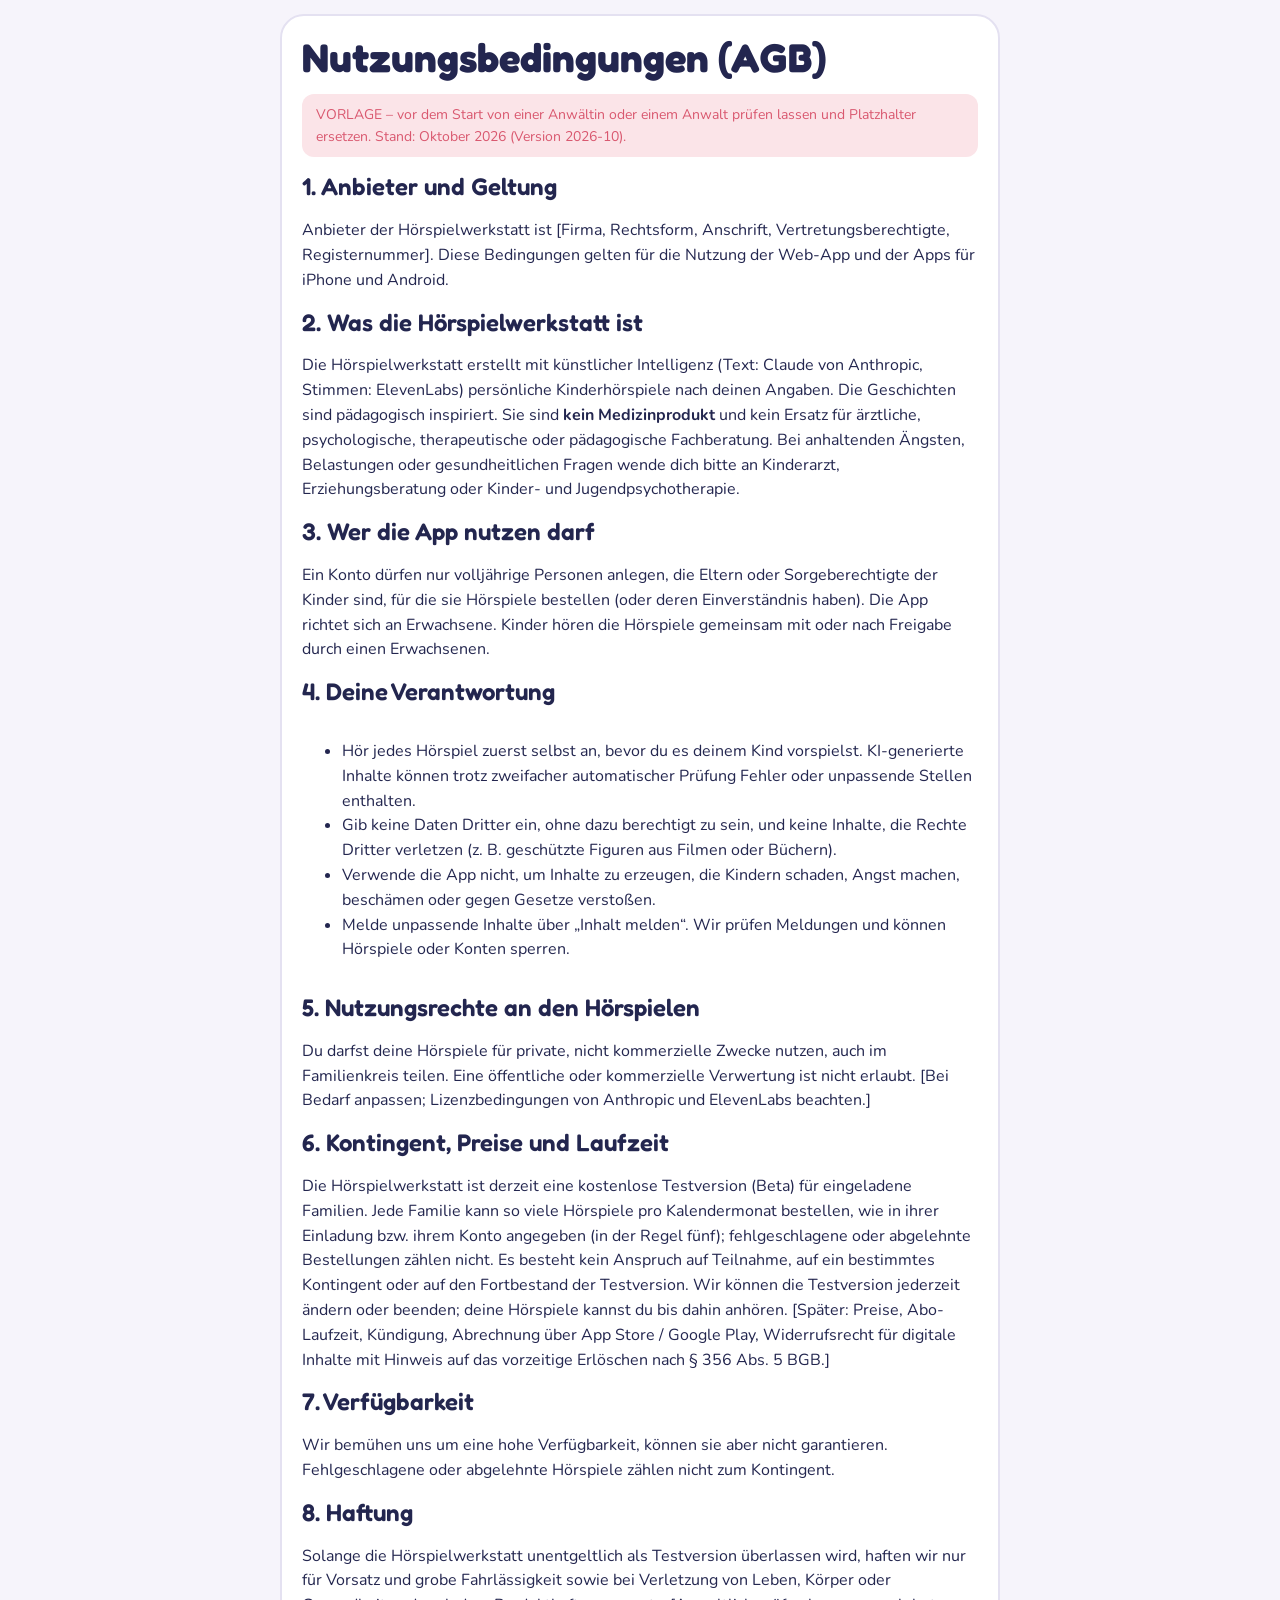
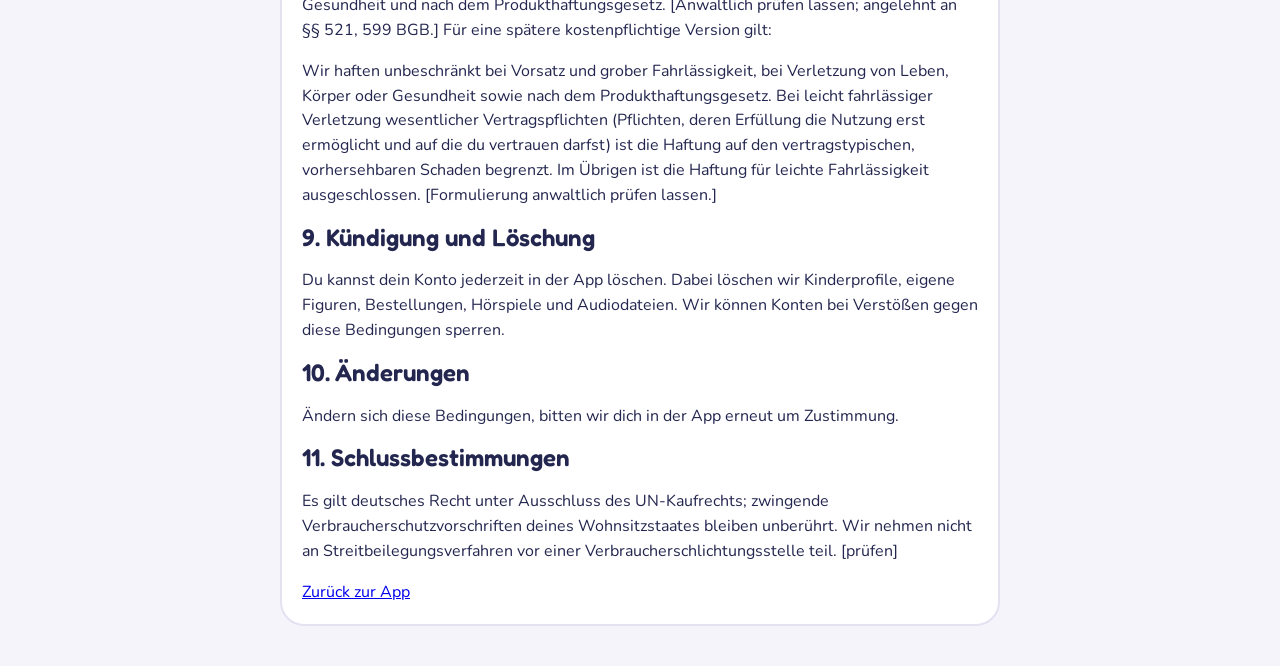
<file: werkstatt/agb.html>
<!doctype html><html lang="de"><head><meta charset="utf-8"><meta name="viewport" content="width=device-width,initial-scale=1">
<title>AGB · Hörspielwerkstatt</title><link rel="stylesheet" href="style.css"></head>
<body><div class="wrap"><div class="panel">
<h1>Nutzungsbedingungen (AGB)</h1>
<p class="err">VORLAGE – vor dem Start von einer Anwältin oder einem Anwalt prüfen lassen und Platzhalter ersetzen. Stand: Oktober 2026 (Version 2026-10).</p>

<h2>1. Anbieter und Geltung</h2>
<p>Anbieter der Hörspielwerkstatt ist [Firma, Rechtsform, Anschrift, Vertretungsberechtigte, Registernummer]. Diese Bedingungen gelten für die Nutzung der Web-App und der Apps für iPhone und Android.</p>

<h2>2. Was die Hörspielwerkstatt ist</h2>
<p>Die Hörspielwerkstatt erstellt mit künstlicher Intelligenz (Text: Claude von Anthropic, Stimmen: ElevenLabs) persönliche Kinderhörspiele nach deinen Angaben. Die Geschichten sind pädagogisch inspiriert. Sie sind <strong>kein Medizinprodukt</strong> und kein Ersatz für ärztliche, psychologische, therapeutische oder pädagogische Fachberatung. Bei anhaltenden Ängsten, Belastungen oder gesundheitlichen Fragen wende dich bitte an Kinderarzt, Erziehungsberatung oder Kinder- und Jugendpsychotherapie.</p>

<h2>3. Wer die App nutzen darf</h2>
<p>Ein Konto dürfen nur volljährige Personen anlegen, die Eltern oder Sorgeberechtigte der Kinder sind, für die sie Hörspiele bestellen (oder deren Einverständnis haben). Die App richtet sich an Erwachsene. Kinder hören die Hörspiele gemeinsam mit oder nach Freigabe durch einen Erwachsenen.</p>

<h2>4. Deine Verantwortung</h2>
<ul>
<li>Hör jedes Hörspiel zuerst selbst an, bevor du es deinem Kind vorspielst. KI-generierte Inhalte können trotz zweifacher automatischer Prüfung Fehler oder unpassende Stellen enthalten.</li>
<li>Gib keine Daten Dritter ein, ohne dazu berechtigt zu sein, und keine Inhalte, die Rechte Dritter verletzen (z. B. geschützte Figuren aus Filmen oder Büchern).</li>
<li>Verwende die App nicht, um Inhalte zu erzeugen, die Kindern schaden, Angst machen, beschämen oder gegen Gesetze verstoßen.</li>
<li>Melde unpassende Inhalte über „Inhalt melden“. Wir prüfen Meldungen und können Hörspiele oder Konten sperren.</li>
</ul>

<h2>5. Nutzungsrechte an den Hörspielen</h2>
<p>Du darfst deine Hörspiele für private, nicht kommerzielle Zwecke nutzen, auch im Familienkreis teilen. Eine öffentliche oder kommerzielle Verwertung ist nicht erlaubt. [Bei Bedarf anpassen; Lizenzbedingungen von Anthropic und ElevenLabs beachten.]</p>

<h2>6. Kontingent, Preise und Laufzeit</h2>
<p>Die Hörspielwerkstatt ist derzeit eine kostenlose Testversion (Beta) für eingeladene Familien. Jede Familie kann so viele Hörspiele pro Kalendermonat bestellen, wie in ihrer Einladung bzw. ihrem Konto angegeben (in der Regel fünf); fehlgeschlagene oder abgelehnte Bestellungen zählen nicht. Es besteht kein Anspruch auf Teilnahme, auf ein bestimmtes Kontingent oder auf den Fortbestand der Testversion. Wir können die Testversion jederzeit ändern oder beenden; deine Hörspiele kannst du bis dahin anhören. [Später: Preise, Abo-Laufzeit, Kündigung, Abrechnung über App Store / Google Play, Widerrufsrecht für digitale Inhalte mit Hinweis auf das vorzeitige Erlöschen nach § 356 Abs. 5 BGB.]</p>

<h2>7. Verfügbarkeit</h2>
<p>Wir bemühen uns um eine hohe Verfügbarkeit, können sie aber nicht garantieren. Fehlgeschlagene oder abgelehnte Hörspiele zählen nicht zum Kontingent.</p>

<h2>8. Haftung</h2>
<p>Solange die Hörspielwerkstatt unentgeltlich als Testversion überlassen wird, haften wir nur für Vorsatz und grobe Fahrlässigkeit sowie bei Verletzung von Leben, Körper oder Gesundheit und nach dem Produkthaftungsgesetz. [Anwaltlich prüfen lassen; angelehnt an §§ 521, 599 BGB.] Für eine spätere kostenpflichtige Version gilt:</p>
<p>Wir haften unbeschränkt bei Vorsatz und grober Fahrlässigkeit, bei Verletzung von Leben, Körper oder Gesundheit sowie nach dem Produkthaftungsgesetz. Bei leicht fahrlässiger Verletzung wesentlicher Vertragspflichten (Pflichten, deren Erfüllung die Nutzung erst ermöglicht und auf die du vertrauen darfst) ist die Haftung auf den vertragstypischen, vorhersehbaren Schaden begrenzt. Im Übrigen ist die Haftung für leichte Fahrlässigkeit ausgeschlossen. [Formulierung anwaltlich prüfen lassen.]</p>

<h2>9. Kündigung und Löschung</h2>
<p>Du kannst dein Konto jederzeit in der App löschen. Dabei löschen wir Kinderprofile, eigene Figuren, Bestellungen, Hörspiele und Audiodateien. Wir können Konten bei Verstößen gegen diese Bedingungen sperren.</p>

<h2>10. Änderungen</h2>
<p>Ändern sich diese Bedingungen, bitten wir dich in der App erneut um Zustimmung.</p>

<h2>11. Schlussbestimmungen</h2>
<p>Es gilt deutsches Recht unter Ausschluss des UN-Kaufrechts; zwingende Verbraucherschutzvorschriften deines Wohnsitzstaates bleiben unberührt. Wir nehmen nicht an Streitbeilegungsverfahren vor einer Verbraucherschlichtungsstelle teil. [prüfen]</p>
<p><a href="./">Zurück zur App</a></p>
</div></div></body></html>
</file>
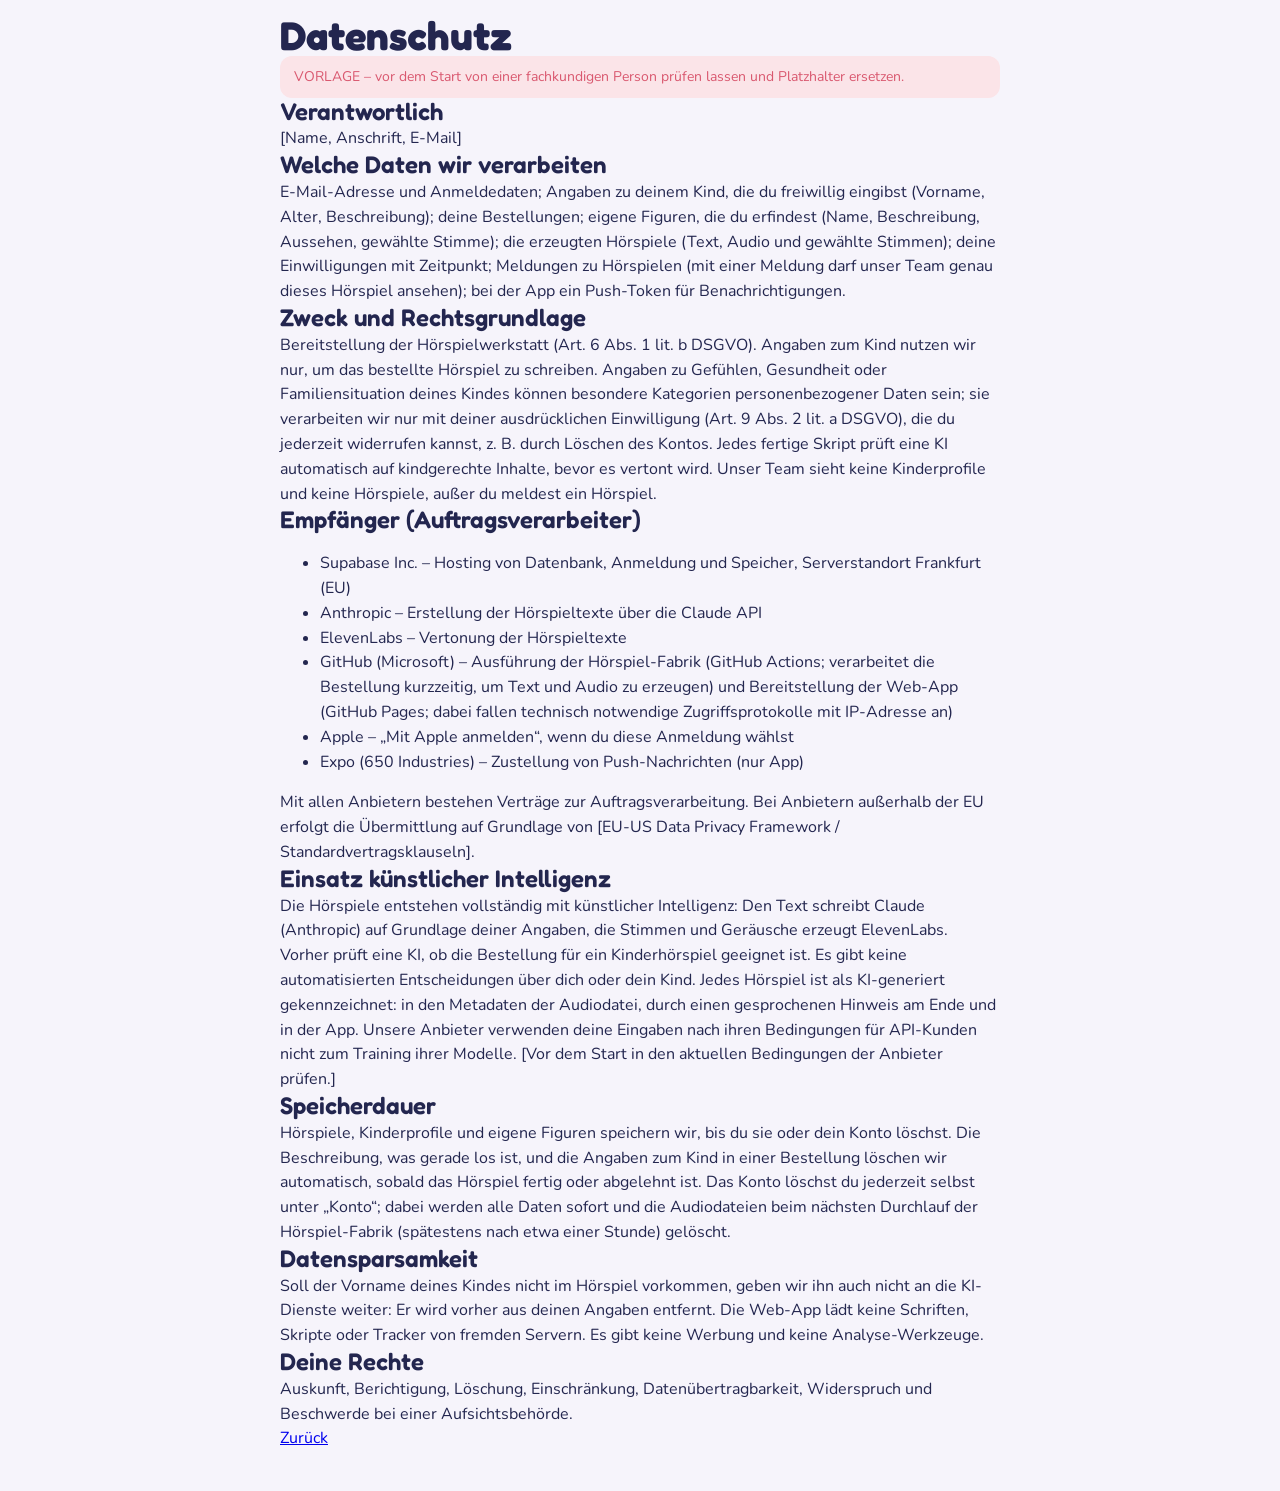
<file: werkstatt/datenschutz.html>
<!doctype html><html lang="de"><head><meta charset="utf-8"><meta name="viewport" content="width=device-width,initial-scale=1">
<title>Datenschutz · Hörspielwerkstatt</title><link rel="stylesheet" href="style.css"></head>
<body><div class="wrap"><div class="card">
<h1>Datenschutz</h1>
<p class="err">VORLAGE – vor dem Start von einer fachkundigen Person prüfen lassen und Platzhalter ersetzen.</p>
<h2>Verantwortlich</h2><p>[Name, Anschrift, E-Mail]</p>
<h2>Welche Daten wir verarbeiten</h2>
<p>E-Mail-Adresse und Anmeldedaten; Angaben zu deinem Kind, die du freiwillig eingibst (Vorname, Alter, Beschreibung); deine Bestellungen; eigene Figuren, die du erfindest (Name, Beschreibung, Aussehen, gewählte Stimme); die erzeugten Hörspiele (Text, Audio und gewählte Stimmen); deine Einwilligungen mit Zeitpunkt; Meldungen zu Hörspielen (mit einer Meldung darf unser Team genau dieses Hörspiel ansehen); bei der App ein Push-Token für Benachrichtigungen.</p>
<h2>Zweck und Rechtsgrundlage</h2>
<p>Bereitstellung der Hörspielwerkstatt (Art. 6 Abs. 1 lit. b DSGVO). Angaben zum Kind nutzen wir nur, um das bestellte Hörspiel zu schreiben. Angaben zu Gefühlen, Gesundheit oder Familiensituation deines Kindes können besondere Kategorien personenbezogener Daten sein; sie verarbeiten wir nur mit deiner ausdrücklichen Einwilligung (Art. 9 Abs. 2 lit. a DSGVO), die du jederzeit widerrufen kannst, z. B. durch Löschen des Kontos. Jedes fertige Skript prüft eine KI automatisch auf kindgerechte Inhalte, bevor es vertont wird. Unser Team sieht keine Kinderprofile und keine Hörspiele, außer du meldest ein Hörspiel.</p>
<h2>Empfänger (Auftragsverarbeiter)</h2>
<ul>
<li>Supabase Inc. – Hosting von Datenbank, Anmeldung und Speicher, Serverstandort Frankfurt (EU)</li>
<li>Anthropic – Erstellung der Hörspieltexte über die Claude API</li>
<li>ElevenLabs – Vertonung der Hörspieltexte</li>
<li>GitHub (Microsoft) – Ausführung der Hörspiel-Fabrik (GitHub Actions; verarbeitet die Bestellung kurzzeitig, um Text und Audio zu erzeugen) und Bereitstellung der Web-App (GitHub Pages; dabei fallen technisch notwendige Zugriffsprotokolle mit IP-Adresse an)</li>
<li>Apple – „Mit Apple anmelden“, wenn du diese Anmeldung wählst</li>
<li>Expo (650 Industries) – Zustellung von Push-Nachrichten (nur App)</li>
</ul>
<p>Mit allen Anbietern bestehen Verträge zur Auftragsverarbeitung. Bei Anbietern außerhalb der EU erfolgt die Übermittlung auf Grundlage von [EU-US Data Privacy Framework / Standardvertragsklauseln].</p>
<h2>Einsatz künstlicher Intelligenz</h2>
<p>Die Hörspiele entstehen vollständig mit künstlicher Intelligenz: Den Text schreibt Claude (Anthropic) auf Grundlage deiner Angaben, die Stimmen und Geräusche erzeugt ElevenLabs. Vorher prüft eine KI, ob die Bestellung für ein Kinderhörspiel geeignet ist. Es gibt keine automatisierten Entscheidungen über dich oder dein Kind. Jedes Hörspiel ist als KI-generiert gekennzeichnet: in den Metadaten der Audiodatei, durch einen gesprochenen Hinweis am Ende und in der App. Unsere Anbieter verwenden deine Eingaben nach ihren Bedingungen für API-Kunden nicht zum Training ihrer Modelle. [Vor dem Start in den aktuellen Bedingungen der Anbieter prüfen.]</p>
<h2>Speicherdauer</h2><p>Hörspiele, Kinderprofile und eigene Figuren speichern wir, bis du sie oder dein Konto löschst. Die Beschreibung, was gerade los ist, und die Angaben zum Kind in einer Bestellung löschen wir automatisch, sobald das Hörspiel fertig oder abgelehnt ist. Das Konto löschst du jederzeit selbst unter „Konto“; dabei werden alle Daten sofort und die Audiodateien beim nächsten Durchlauf der Hörspiel-Fabrik (spätestens nach etwa einer Stunde) gelöscht.</p>
<h2>Datensparsamkeit</h2><p>Soll der Vorname deines Kindes nicht im Hörspiel vorkommen, geben wir ihn auch nicht an die KI-Dienste weiter: Er wird vorher aus deinen Angaben entfernt. Die Web-App lädt keine Schriften, Skripte oder Tracker von fremden Servern. Es gibt keine Werbung und keine Analyse-Werkzeuge.</p>
<h2>Deine Rechte</h2><p>Auskunft, Berichtigung, Löschung, Einschränkung, Datenübertragbarkeit, Widerspruch und Beschwerde bei einer Aufsichtsbehörde.</p>
<p><a href="./">Zurück</a></p>
</div></div></body></html>
</file>
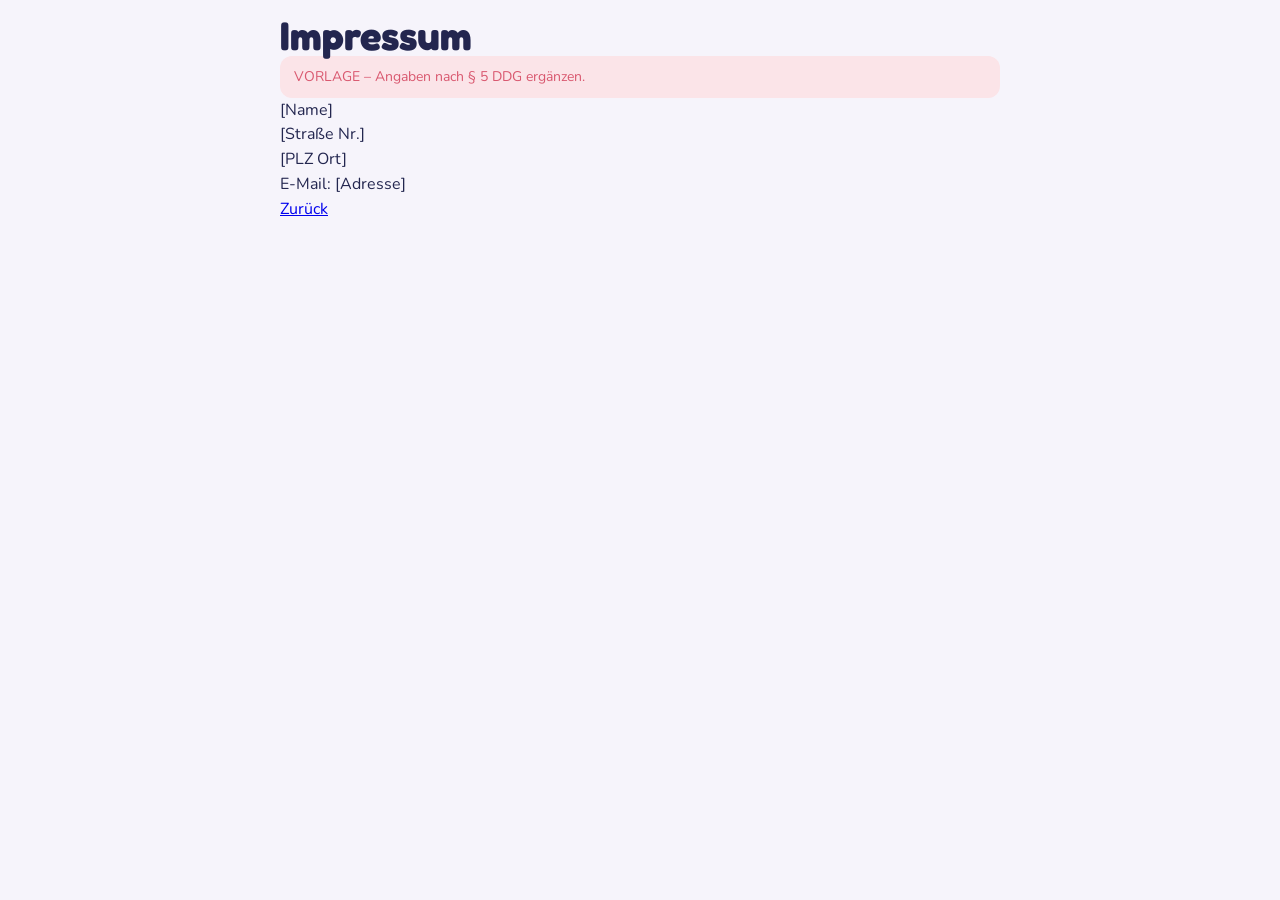
<file: werkstatt/impressum.html>
<!doctype html><html lang="de"><head><meta charset="utf-8"><meta name="viewport" content="width=device-width,initial-scale=1">
<title>Impressum · Hörspielwerkstatt</title><link rel="stylesheet" href="style.css"></head>
<body><div class="wrap"><div class="card">
<h1>Impressum</h1>
<p class="err">VORLAGE – Angaben nach § 5 DDG ergänzen.</p>
<p>[Name]<br>[Straße Nr.]<br>[PLZ Ort]</p>
<p>E-Mail: [Adresse]</p>
<p><a href="./">Zurück</a></p>
</div></div></body></html>
</file>
<file: lernroute/style.css>
/* Lernroute – heller Apple-Stil: große Titel, gruppierte Listen, farbige Symbole wie in den iPhone-Einstellungen.
   Immer hell (auch wenn das Gerät im Dunkelmodus ist). */
:root{
  color-scheme:light;
  --bg:#F2F2F7; --surface:#FFFFFF; --fill:#F2F2F7; --fill2:#E9E9EE; --ink:#1C1C1E; --muted:#6E6E73; --line:#E5E5EA;
  --tint:#007AFF; --tint-soft:#EAF3FF; --orange:#C25E00; --orange-fill:#FF9500; --orange-soft:#FFF4E5;
  --green:#248A3D; --green-fill:#34C759; --green-soft:#EAF8EE; --red:#D70015; --red-soft:#FFEBEE;
  --indigo:#5856D6; --teal:#30B0C7; --pink:#FF2D55; --purple:#AF52DE;
  --bar:rgba(249,249,251,.88);
  --shadow:0 1px 2px rgba(0,0,0,.03),0 2px 10px rgba(0,0,0,.04);
  --f:-apple-system,BlinkMacSystemFont,"SF Pro Text","SF Pro Display","Helvetica Neue",system-ui,"Segoe UI",Roboto,sans-serif;
  --r:12px;
}
*{box-sizing:border-box;-webkit-tap-highlight-color:transparent}
[hidden]{display:none!important}
html{background:var(--bg)}
body{margin:0;background:var(--bg);color:var(--ink);font-family:var(--f);font-size:17px;line-height:1.4;-webkit-font-smoothing:antialiased;
  padding:calc(8px + env(safe-area-inset-top,0px)) 16px calc(100px + env(safe-area-inset-bottom,0px))}
.wrap{max-width:680px;margin:0 auto}
h1,h2,h3,p{margin:0}
h1,h2,h3{text-wrap:balance}
a{color:var(--tint)}

/* Seitenaufbau */
.view{display:flex;flex-direction:column;gap:26px;padding-top:4px}
.kopf{display:flex;flex-direction:column;gap:4px;padding-top:6px;position:relative}
.kopf.mit-pill h1{padding-right:96px}
.sprachpill{position:absolute;top:10px;right:0;display:inline-flex;align-items:center;gap:5px;height:32px;padding:0 12px;border-radius:999px;background:var(--surface);
  color:var(--ink);font-size:14px;font-weight:600;box-shadow:var(--shadow)}
.sprachpill svg{width:17px;height:17px;color:var(--tint)}
.kopf .ueber{font-size:13px;font-weight:600;color:var(--muted);text-transform:uppercase;letter-spacing:.02em}
.kopf h1{font-size:34px;font-weight:700;letter-spacing:-.022em;line-height:1.12}
.kopf p{color:var(--muted);font-size:15px;max-width:60ch}
.gruppe{display:flex;flex-direction:column;gap:7px}
.gruppe>h2{font-size:13px;font-weight:400;color:var(--muted);text-transform:uppercase;letter-spacing:.02em;padding:0 16px;display:flex;gap:8px}
.gruppe>h2 small{margin-left:auto;text-transform:none;letter-spacing:0}
.gruppe>.fuss{font-size:13px;color:var(--muted);padding:0 16px;line-height:1.4}
.titel2{font-size:22px;font-weight:700;letter-spacing:-.01em;padding:0 2px}

/* Gruppierte Liste wie in den Einstellungen */
.liste{background:var(--surface);border-radius:var(--r);overflow:hidden}
.zeile{display:flex;align-items:center;gap:12px;width:100%;min-height:48px;padding:10px 16px;text-align:left;color:var(--ink);background:none;border:0;font:inherit;position:relative;text-decoration:none}
.zeile+.zeile::before{content:"";position:absolute;top:0;right:0;left:16px;height:.5px;background:var(--line)}
.zeile.mit-ic+.zeile.mit-ic::before,.zeile+.zeile.mit-ic::before{left:58px}
button.zeile:active,a.zeile:active{background:var(--fill2)}
.zeile .txt{flex:1;min-width:0;display:flex;flex-direction:column;gap:1px}
.zeile .txt strong{font-weight:500;font-size:17px;line-height:1.3}
.zeile .txt span{font-size:14px;color:var(--muted);line-height:1.3}
.zeile .wert{color:var(--muted);font-size:17px;white-space:nowrap}
.zeile .chev{color:#C4C4C7;flex:none;width:9px;height:15px}
.zeile.link strong{color:var(--tint);font-weight:400}
.zeile.gefahr strong{color:var(--red);font-weight:400}
.zeile.mitte{justify-content:center}
.ic{flex:none;width:30px;height:30px;border-radius:7px;display:grid;place-items:center;color:#fff}
.ic svg{width:18px;height:18px}
.ic.gross{width:44px;height:44px;border-radius:10px;font-weight:700;font-size:16px}
.ic.blau{background:var(--tint)}.ic.gruen{background:var(--green-fill)}.ic.orange{background:var(--orange-fill)}.ic.indigo{background:var(--indigo)}
.ic.teal{background:var(--teal)}.ic.pink{background:var(--pink)}.ic.lila{background:var(--purple)}.ic.grau{background:#8E8E93}
.leer{color:var(--muted);font-size:15px;padding:16px;text-align:center}

/* Karten */
.karte{background:var(--surface);border-radius:var(--r);padding:16px;display:flex;flex-direction:column;gap:12px}
.karte.blau{background:linear-gradient(160deg,#EAF3FF,#FFFFFF 70%)}
.karte h3{font-size:20px;font-weight:700;letter-spacing:-.01em;line-height:1.2}
.karte .klein{font-size:13px;color:var(--muted)}

/* Schnellaktionen */
.aktionen{display:grid;grid-template-columns:1fr 1fr;gap:10px}
.aktion{background:var(--surface);border:0;border-radius:var(--r);padding:14px;text-align:left;display:flex;flex-direction:column;gap:10px;font:inherit;color:var(--ink);min-height:96px;cursor:pointer}
.aktion:active{background:var(--fill2)}
.aktion strong{font-size:15px;font-weight:600;line-height:1.25}

/* Weiterhören */
.karte.weiter,.weiter{display:flex;flex-direction:row;gap:14px;align-items:center;width:100%;border:0;font:inherit;text-align:left;color:var(--ink);cursor:pointer}
.weiter .cover{flex:none;width:64px;height:64px;border-radius:12px;display:grid;place-items:center;color:#fff;background:linear-gradient(145deg,#5E5CE6,#007AFF)}
.weiter .cover.radar{background:linear-gradient(145deg,#FF9F0A,#FF5E3A)}
.weiter .cover svg{width:30px;height:30px}
.weiter .txt{flex:1;min-width:0}
.weiter .txt small{display:block;font-size:13px;color:var(--muted)}
.weiter .txt strong{display:block;font-size:17px;font-weight:600;line-height:1.25}
.play{flex:none;width:44px;height:44px;border-radius:50%;background:var(--tint);display:grid;place-items:center;color:#fff}
.play svg{width:18px;height:18px;margin-left:2px}

/* Bedienelemente */
button,select{font:inherit;cursor:pointer;color:var(--tint);background:none;border:0;padding:0}
button:disabled{opacity:.45;cursor:default}
:focus-visible{outline:3px solid rgba(0,122,255,.45);outline-offset:2px;border-radius:10px}
.btn{display:inline-flex;align-items:center;justify-content:center;gap:6px;min-height:44px;padding:0 18px;border-radius:12px;font-size:17px;font-weight:600;background:var(--tint-soft);color:var(--tint);text-decoration:none}
.btn.primary{background:var(--tint);color:#fff}
.btn.block{width:100%;min-height:50px}
.btn.sm{min-height:32px;padding:0 14px;font-size:15px;border-radius:999px}
.btn.gefahr{background:var(--red-soft);color:var(--red)}
.btn.ghost{background:none}
.row{display:flex;flex-wrap:wrap;gap:10px;align-items:center}
.hint{font-size:13px;color:var(--muted)}
.hint:empty{display:none}
.err{font-size:14px;color:var(--orange);background:var(--orange-soft);border-radius:12px;padding:10px 12px}
.feld{display:flex;flex-direction:column;gap:6px}
.feld label{font-size:13px;color:var(--muted);padding:0 4px}
input.txt,textarea,select.txt{width:100%;font:inherit;font-size:17px;color:var(--ink);background:var(--fill);border:0;border-radius:10px;padding:12px;appearance:none;-webkit-appearance:none}
textarea{min-height:84px;resize:vertical}
::placeholder{color:#A1A1A6}
input[type=checkbox]{width:22px;height:22px;flex:none;margin:1px 0 0;accent-color:var(--green-fill)}
.seg{display:flex;background:var(--fill2);border-radius:9px;padding:2px;gap:2px}
.seg button{flex:1;border-radius:7px;padding:7px 6px;font-size:13px;font-weight:500;color:var(--ink);white-space:nowrap;overflow:hidden;text-overflow:ellipsis}
.seg button[aria-pressed="true"]{background:var(--surface);box-shadow:0 1px 3px rgba(0,0,0,.12);font-weight:600}
.seg.klein{display:inline-flex}
.seg.klein button{flex:none;padding:5px 11px}
.seg button[aria-pressed="true"][data-s="unsicher"]{color:var(--orange)}
.seg button[aria-pressed="true"][data-s="verstanden"]{color:var(--green)}
.chips{display:flex;gap:6px;flex-wrap:wrap}
.chips button{min-width:44px;height:36px;padding:0 12px;border-radius:999px;background:var(--fill);color:var(--ink);font-size:15px;font-weight:500}
.chips button[aria-pressed="true"]{background:var(--tint);color:#fff}
.pill{font-size:12px;font-weight:600;padding:2px 8px;border-radius:999px;white-space:nowrap}
.pill.ok{background:var(--green-soft);color:var(--green)}.pill.warten{background:var(--tint-soft);color:var(--tint)}
.pill.fehler{background:var(--orange-soft);color:var(--orange)}.pill.grau{background:var(--fill);color:var(--muted)}

/* Navigation oben (Unterseiten) */
.nav{position:sticky;top:0;z-index:5;margin:0 -16px;padding:calc(6px + env(safe-area-inset-top,0px)) 8px 6px;background:var(--bar);
  -webkit-backdrop-filter:saturate(180%) blur(20px);backdrop-filter:saturate(180%) blur(20px);display:flex;align-items:center}
.zurueck{font-size:17px;color:var(--tint);min-height:44px;display:inline-flex;align-items:center;gap:4px;padding:0 8px}
.zurueck svg{width:12px;height:20px}

/* Kopf einer Lernroute / eines Radars */
.held{display:flex;gap:16px;align-items:center}
.ring{flex:none;width:72px;height:72px;position:relative}
.ring svg{width:72px;height:72px;transform:rotate(-90deg)}
.ring .pct{position:absolute;inset:0;display:grid;place-items:center;font-size:16px;font-weight:700;font-variant-numeric:tabular-nums}
.held h1{font-size:28px;font-weight:700;letter-spacing:-.02em;line-height:1.15}
.held p{color:var(--muted);font-size:15px;margin-top:2px}
.balken{height:6px;border-radius:3px;background:var(--fill2);overflow:hidden}
.balken i{display:block;height:100%;background:var(--green-fill);border-radius:3px}
.stats{display:flex;flex-wrap:wrap;gap:4px 14px;font-size:13px;color:var(--muted)}
.stats b{color:var(--ink);font-weight:600}
.punkt{display:inline-block;width:8px;height:8px;border-radius:50%;margin-right:5px}

/* Themen */
.thema{display:flex;flex-direction:column;gap:8px;padding:12px 16px;position:relative}
.thema+.thema::before{content:"";position:absolute;top:0;right:0;left:52px;height:.5px;background:var(--line)}
.thema .oben{display:flex;gap:12px;align-items:flex-start}
.st{flex:none;width:24px;height:24px;border-radius:50%;border:2px solid var(--line);display:grid;place-items:center;color:#fff;font-size:13px;font-weight:700;margin-top:1px}
.st.v{background:var(--green-fill);border-color:var(--green-fill)}.st.u{border-color:var(--orange-fill);color:var(--orange-fill)}.st.c{border-color:var(--tint)}
.thema strong{font-weight:500}
.thema .sub{font-size:14px;color:var(--muted)}
.thema .acts{display:flex;flex-wrap:wrap;gap:8px;align-items:center;padding-left:36px}

/* Vorschläge */
.vorschlag{display:flex;flex-direction:column;gap:8px}
.vorschlag ol{margin:0;padding-left:22px;font-size:15px}
.vorschlag .stg{font-size:12px;font-weight:600;text-transform:uppercase;letter-spacing:.02em;color:var(--muted);margin-top:4px}

/* Leseansicht */
.reader{display:flex;flex-direction:column;gap:18px}
.reader h1{font-size:28px;font-weight:700;letter-spacing:-.02em;line-height:1.18}
.meta-line{font-size:13px;font-weight:600;color:var(--muted);text-transform:uppercase;letter-spacing:.02em}
.player{background:var(--surface);border-radius:var(--r);padding:14px 16px;display:flex;flex-direction:column;gap:10px}
.player audio{width:100%}
.art{max-width:64ch;font-size:18px;line-height:1.6;background:var(--surface);border-radius:var(--r);padding:18px}
.art h3{font-size:20px;font-weight:700;margin:22px 0 6px}.art h3:first-child{margin-top:0}
.art p{margin:0 0 14px}.art p:last-child{margin-bottom:0}
.art ul{margin:0 0 14px;padding-left:22px}
.box{border-radius:var(--r);padding:16px;display:flex;flex-direction:column;gap:8px}
.box.uebung{background:var(--tint-soft)}.box.merk{background:var(--green-soft)}
.box .lbl{font-size:12px;font-weight:700;text-transform:uppercase;letter-spacing:.03em;color:var(--tint)}
.box.merk .lbl{color:var(--green)}
.box label{display:flex;gap:10px;align-items:center;font-size:15px;cursor:pointer}

/* Tab-Leiste */
.tabbar{position:fixed;left:0;right:0;bottom:0;z-index:8;display:flex;justify-content:center;background:var(--bar);
  -webkit-backdrop-filter:saturate(180%) blur(20px);backdrop-filter:saturate(180%) blur(20px);border-top:.5px solid rgba(0,0,0,.12);padding-bottom:env(safe-area-inset-bottom,0px)}
.tabbar nav{display:flex;width:100%;max-width:680px}
.tabbar button{flex:1;display:flex;flex-direction:column;align-items:center;gap:2px;padding:7px 0 5px;font-size:10.5px;font-weight:500;color:#8E8E93}
.tabbar button svg{width:26px;height:26px}
.tabbar button[aria-selected="true"]{color:var(--tint)}
body.reading .tabbar{display:none}

/* Blätter (Sprache, Frage) */
.sheet-bg{position:fixed;inset:0;z-index:20;background:rgba(0,0,0,.3);display:flex;align-items:flex-end;justify-content:center}
.sheet{background:var(--bg);width:100%;max-width:680px;max-height:92vh;overflow:auto;border-radius:14px 14px 0 0;padding:8px 16px calc(20px + env(safe-area-inset-bottom,0px));display:flex;flex-direction:column;gap:14px}
.sheet .grab{width:36px;height:5px;border-radius:3px;background:#C7C7CC;align-self:center}
.sheet h2{font-size:22px;font-weight:700}

/* Stimmen */
.probe{flex:none;width:36px;height:36px;border-radius:50%;background:var(--tint-soft);color:var(--tint);display:grid;place-items:center}
.probe svg{width:14px;height:14px;margin-left:2px}
.probe.spielt{background:var(--tint);color:#fff}.probe.spielt svg{margin-left:0}
.zeile .haken{color:var(--tint);font-weight:700;font-size:19px;width:20px;text-align:center}
.zeile.belegt{opacity:.45}

/* Einführung */
.tour-bg{position:fixed;inset:0;z-index:30;background:rgba(0,0,0,.42);display:flex;align-items:center;justify-content:center;padding:16px}
.tour{position:relative;background:var(--surface);width:100%;max-width:420px;max-height:calc(100vh - 32px);overflow:auto;border-radius:22px;
  padding:16px 18px 18px;display:flex;flex-direction:column;gap:14px;box-shadow:0 20px 60px rgba(0,0,0,.25)}
.tour-skip{align-self:flex-end;margin:-4px -6px -6px 0}
.tour-bild{border-radius:16px;background:linear-gradient(160deg,#EAF3FF,#F2F2F7);display:flex;justify-content:center;align-items:flex-start;overflow:hidden;height:min(46vh,360px)}
.tour-bild img{width:78%;max-width:300px;margin-top:18px;border-radius:14px 14px 0 0;box-shadow:0 6px 24px rgba(0,0,0,.14);display:block}
.tour-bild.nur-logo{height:150px;align-items:center}
.tour-bild .logo{width:96px;height:96px;border-radius:22px;margin:auto;box-shadow:var(--shadow)}
.tour-text{display:flex;flex-direction:column;gap:6px}
.tour-text h2{font-size:22px;font-weight:700;letter-spacing:-.015em;line-height:1.2}
.tour-text p{color:var(--muted);font-size:16px}
.tour-text .seg{margin-top:6px}
.tour-punkte{display:flex;gap:6px;justify-content:center}
.tour-punkte i{width:7px;height:7px;border-radius:50%;background:var(--fill2)}
.tour-punkte i.an{background:var(--tint)}
.tour-knoepfe{display:grid;grid-template-columns:1fr 2fr;gap:10px}
.tour-knoepfe .btn{width:100%}

/* Anmeldung */
.gate{max-width:440px;margin:6vh auto 0;display:flex;flex-direction:column;gap:18px}
.gate .logo{width:76px;height:76px;border-radius:18px;box-shadow:var(--shadow)}
.gate h1{font-size:34px;font-weight:700;letter-spacing:-.02em}
.gate .karte{gap:12px}
.check{display:flex;gap:12px;align-items:flex-start;font-size:15px}
.links{display:flex;flex-wrap:wrap;gap:6px 16px;font-size:13px;justify-content:center}
.links a{color:var(--muted)}
.spinner{width:18px;height:18px;border-radius:50%;border:2.5px solid var(--fill2);border-top-color:var(--tint);flex:none}

@media (prefers-reduced-motion:no-preference){
  .view,.reader{animation:rein .22s ease-out}@keyframes rein{from{opacity:0;transform:translateY(6px)}to{opacity:1;transform:none}}
  .sheet{animation:hoch .25s ease-out}.tour{animation:rein .25s ease-out}@keyframes hoch{from{transform:translateY(30px);opacity:.5}to{transform:none;opacity:1}}
  .spinner{animation:dreh 1s linear infinite}@keyframes dreh{to{transform:rotate(360deg)}}
  .ring circle{transition:stroke-dashoffset .6s ease}}
@media (min-width:700px){body{padding-left:24px;padding-right:24px}}
</file>
<file: werkstatt/style.css>
/* Schriften liegen lokal (SIL Open Font License, siehe fonts/), damit keine Daten an Google gehen */
@font-face{font-family:"Fredoka";font-style:normal;font-weight:500;font-display:swap;src:url("fonts/fredoka-latin-500-normal.woff2") format("woff2")}
@font-face{font-family:"Fredoka";font-style:normal;font-weight:600;font-display:swap;src:url("fonts/fredoka-latin-600-normal.woff2") format("woff2")}
@font-face{font-family:"Fredoka";font-style:normal;font-weight:700;font-display:swap;src:url("fonts/fredoka-latin-700-normal.woff2") format("woff2")}
@font-face{font-family:"Nunito";font-style:normal;font-weight:400;font-display:swap;src:url("fonts/nunito-latin-400-normal.woff2") format("woff2")}
@font-face{font-family:"Nunito";font-style:normal;font-weight:600;font-display:swap;src:url("fonts/nunito-latin-600-normal.woff2") format("woff2")}
@font-face{font-family:"Nunito";font-style:normal;font-weight:700;font-display:swap;src:url("fonts/nunito-latin-700-normal.woff2") format("woff2")}
@font-face{font-family:"Nunito";font-style:normal;font-weight:800;font-display:swap;src:url("fonts/nunito-latin-800-normal.woff2") format("woff2")}

/* Layout: Bilderbuch bei Nacht – Himmel mit den fünf Figuren und Sprachwahl oben, darunter Tabs; Bestellung als Weg in fünf antippbaren Schritten.
   Keine fest positionierten Leisten: In der Claude-App wird die Seite so hoch wie ihr Inhalt dargestellt. */
:root{
  --bg:#F6F4FB; --surface:#FFFFFF; --ink:#23264F; --muted:#686B90; --line:#E4E1F1;
  --sky:#22285E; --sky2:#433A85; --sky-ink:#FFF6DE; --sky-soft:#CFC9F0;
  --moon:#F2B53C; --moon-soft:#FDF1D6; --meadow:#2F8063; --meadow-soft:#DDF1E7;
  --berry:#D9586F; --berry-soft:#FBE4E8; --cta:#22285E; --cta-ink:#FFF6DE;
  --t-lotta:#FCE7C8; --t-finn:#FBDCCB; --t-pip:#DCE6F5; --t-bruno:#EBDDD0; --t-mira:#EEDDF6;
  --f-display:"Fredoka","Trebuchet MS",system-ui,sans-serif;
  --f-body:"Nunito",system-ui,-apple-system,"Segoe UI",sans-serif;
}
@media (prefers-color-scheme: dark){:root:not([data-theme="light"]){
  --bg:#13152E; --surface:#1D2145; --ink:#EEEBFA; --muted:#A7A9CB; --line:#30356A;
  --sky:#0E1130; --sky2:#251F52; --moon:#F5C25E; --moon-soft:#3A3120; --meadow:#6CC5A4; --meadow-soft:#173A31;
  --berry:#F08496; --berry-soft:#45222A; --cta:#F5C25E; --cta-ink:#1C1F45;
  --t-lotta:#4A3A22; --t-finn:#4A2E24; --t-pip:#26344A; --t-bruno:#3D3129; --t-mira:#3B2B4A; color-scheme:dark}}
:root[data-theme="dark"]{
  --bg:#13152E; --surface:#1D2145; --ink:#EEEBFA; --muted:#A7A9CB; --line:#30356A;
  --sky:#0E1130; --sky2:#251F52; --moon:#F5C25E; --moon-soft:#3A3120; --meadow:#6CC5A4; --meadow-soft:#173A31;
  --berry:#F08496; --berry-soft:#45222A; --cta:#F5C25E; --cta-ink:#1C1F45;
  --t-lotta:#4A3A22; --t-finn:#4A2E24; --t-pip:#26344A; --t-bruno:#3D3129; --t-mira:#3B2B4A; color-scheme:dark}
*{box-sizing:border-box}
html{-webkit-text-size-adjust:100%}
[hidden]{display:none!important}
body{margin:0;background:var(--bg);color:var(--ink);font-family:var(--f-body);font-size:16px;line-height:1.55;padding-inline:16px;padding-block:calc(14px + env(safe-area-inset-top,0px)) calc(40px + env(safe-area-inset-bottom,0px))}
.wrap{max-width:720px;margin:0 auto;display:flex;flex-direction:column;gap:20px}
h1,h2,h3{font-family:var(--f-display);margin:0;text-wrap:balance;font-weight:600}
h1{font-size:clamp(28px,8vw,40px);line-height:1.05;font-weight:700}
h2{font-size:24px;line-height:1.2} h3{font-size:18px}
p{margin:0}
.hint{font-size:14px;color:var(--muted)}
.err{font-size:14px;color:var(--berry);background:var(--berry-soft);padding:10px 14px;border-radius:12px}
button,a.btn{font:inherit;font-weight:700;font-size:15.5px;cursor:pointer;border-radius:999px;border:2px solid var(--line);background:var(--surface);color:var(--ink);padding:10px 18px;text-decoration:none;display:inline-flex;align-items:center;gap:6px;justify-content:center}
button.cta,a.btn.cta{background:var(--cta);border-color:var(--cta);color:var(--cta-ink)}
button.soft{background:var(--moon-soft);border-color:transparent}
button.ghost{border-color:transparent;background:transparent;color:var(--muted);text-decoration:underline;padding:6px 4px;font-weight:600}
button:disabled{opacity:.45;cursor:default}
:focus-visible{outline:3px solid var(--moon);outline-offset:2px}
input,textarea,select{font:inherit;font-size:16px;color:var(--ink);background:var(--bg);border:2px solid var(--line);border-radius:14px;padding:11px 13px;width:100%}
textarea{min-height:92px;resize:vertical}
input:focus,textarea:focus,select:focus{border-color:var(--moon);outline:none}
label.f{display:flex;flex-direction:column;gap:6px;font-weight:700;font-size:15px}
label.f .hint{font-weight:400}
.sky{position:relative;overflow:hidden;border-radius:26px;background:linear-gradient(180deg,var(--sky) 0%,var(--sky2) 100%);color:var(--sky-ink);padding:18px 20px 0;display:flex;flex-direction:column;gap:6px}
.sky .moon{position:absolute;right:-14px;top:-14px;width:80px;height:80px;border-radius:50%;background:#FFE7A6;box-shadow:0 0 50px 14px rgba(255,226,150,.3)}
.sky .stars{position:absolute;inset:0;pointer-events:none}
.sky>*:not(.moon):not(.stars){position:relative}
.sky .top{display:flex;justify-content:space-between;align-items:center;gap:10px}
.sky .over{font-size:13px;font-weight:700;color:var(--sky-soft)}
.sky .ki{font-size:12.5px;color:var(--sky-soft)}
.lang{display:inline-flex;align-items:center;gap:6px;font-size:12.5px;color:var(--sky-soft);font-weight:700}
.lang select{width:auto;padding:5px 30px 5px 10px;border-radius:999px;font-size:14px;font-weight:700;background:rgba(255,255,255,.14);color:var(--sky-ink);border:2px solid rgba(255,255,255,.25)}
.lang select option{color:#23264F;background:#fff}
.chips-sky{display:flex;flex-wrap:wrap;gap:6px;margin-top:4px}
.chips-sky span{background:rgba(255,255,255,.12);border-radius:999px;padding:3px 11px;font-size:13px;font-variant-numeric:tabular-nums}
.chips-sky b{color:var(--sky-ink)}
.hills{position:relative;display:block;width:100%;height:auto;margin-top:6px}
.tabs{display:flex;gap:4px;background:var(--surface);border:2px solid var(--line);border-radius:999px;padding:4px}
.tabs button{flex:1;border:0;padding:9px 6px;font-size:15px;color:var(--muted);background:transparent;min-width:0}
.tabs button[aria-selected="true"]{background:var(--moon-soft);color:var(--ink)}
.steps{display:grid;grid-template-columns:repeat(5,minmax(0,1fr));gap:6px}
.steps button{flex-direction:column;gap:2px;padding:8px 2px;border-radius:16px;font-size:12.5px;min-width:0}
.steps button b{width:26px;height:26px;border-radius:50%;display:grid;place-items:center;background:var(--line);font-family:var(--f-display);font-size:14px}
.steps button span{overflow:hidden;text-overflow:ellipsis;white-space:nowrap;max-width:100%}
.steps button.fin b{background:var(--meadow);color:#fff}
.steps button[aria-current="step"]{border-color:var(--moon);background:var(--moon-soft)}
.steps button[aria-current="step"] b{background:var(--moon);color:#23264F}
.panel{background:var(--surface);border:2px solid var(--line);border-radius:24px;padding:20px;display:flex;flex-direction:column;gap:16px}
.lead{color:var(--muted);font-size:15.5px}
.nav{display:flex;gap:10px;align-items:center;flex-wrap:wrap;border-top:2px dashed var(--line);padding-top:14px}
.nav .grow{flex:1}
.profiles{display:flex;flex-wrap:wrap;gap:8px}
.kidchip{border-radius:999px;padding:8px 14px 8px 8px;gap:8px}
.kidchip .av{width:30px;height:30px;border-radius:50%;background:var(--moon-soft);display:grid;place-items:center;font-family:var(--f-display);font-weight:700}
.kidchip[aria-pressed="true"]{border-color:var(--meadow);background:var(--meadow-soft)}
.age{display:flex;flex-wrap:wrap;gap:6px}
.age button{width:46px;height:46px;padding:0;border-radius:50%;font-family:var(--f-display);font-size:18px}
.age button[aria-pressed="true"]{background:var(--moon);border-color:var(--moon);color:#23264F}
.tgroup{display:flex;flex-direction:column;gap:8px}
.tgroup h3{font-size:16px;display:flex;align-items:center;gap:8px}
.tgroup h3 i{width:10px;height:10px;border-radius:50%;display:inline-block}
.chips{display:flex;flex-wrap:wrap;gap:8px}
.chip{font-weight:600;font-size:14.5px;padding:8px 14px}
.chip[aria-pressed="true"]{background:var(--meadow-soft);border-color:var(--meadow)}
.counter{font-size:13px;font-weight:800;color:var(--meadow)}
.figs{display:grid;grid-template-columns:repeat(2,minmax(0,1fr));gap:12px}
.fig{flex-direction:column;align-items:stretch;text-align:left;padding:0;border-radius:22px;overflow:hidden;gap:0;border-width:3px;position:relative;font-weight:400}
.fig .tile{display:grid;place-items:center;padding:16px 0 12px}
.fig .tile svg{width:88px;height:88px}
.fig .txt{padding:10px 14px 14px;display:flex;flex-direction:column;gap:3px;background:var(--surface)}
.fig strong{font-family:var(--f-display);font-size:18px;font-weight:600}
.fig .d{font-size:13.5px;color:var(--muted)}
.fig[aria-pressed="true"]{border-color:var(--moon);box-shadow:0 6px 0 -2px var(--moon)}
.badge{position:absolute;top:10px;left:10px;background:var(--meadow);color:#fff;font-size:12px;font-weight:800;border-radius:999px;padding:2px 9px}
.fig .check{position:absolute;top:10px;right:10px;width:28px;height:28px;border-radius:50%;background:var(--moon);color:#23264F;display:grid;place-items:center;font-weight:800}
.speech{background:var(--moon-soft);border-radius:18px;padding:12px 16px;font-family:var(--f-display);font-size:17px}
.recommend{display:flex;flex-wrap:wrap;gap:10px;align-items:center;background:var(--meadow-soft);border-radius:16px;padding:12px 14px}
.concepts{display:flex;flex-direction:column;gap:8px}
.con{justify-content:flex-start;text-align:left;border-radius:16px;padding:12px 14px;width:100%;gap:12px;align-items:flex-start;font-weight:400}
.con .box{width:24px;height:24px;border-radius:8px;border:2px solid var(--line);flex:none;display:grid;place-items:center;font-size:14px;font-weight:800;margin-top:1px}
.con strong{font-weight:800;font-size:15.5px;display:block}
.con .d{font-size:13.5px;color:var(--muted);display:block}
.con .tip{font-size:12px;font-weight:800;color:var(--meadow)}
.con[aria-pressed="true"]{border-color:var(--meadow);background:var(--meadow-soft)}
.con[aria-pressed="true"] .box{background:var(--meadow);border-color:var(--meadow);color:#fff}
.choice{display:grid;grid-template-columns:repeat(3,minmax(0,1fr));gap:8px}
.choice.four{grid-template-columns:repeat(2,minmax(0,1fr))}
.choice button{flex-direction:column;gap:2px;border-radius:16px;padding:12px 6px;min-width:0}
.choice button small{font-weight:600;color:var(--muted);font-size:12.5px}
.choice button[aria-pressed="true"]{border-color:var(--moon);background:var(--moon-soft)}
.toggle{display:flex;gap:12px;align-items:flex-start;cursor:pointer;font-weight:600}
.toggle input{appearance:none;-webkit-appearance:none;flex:none;width:46px;height:28px;border-radius:999px;background:var(--line);position:relative;border:0;padding:0;cursor:pointer;margin-top:1px}
.toggle input::after{content:"";position:absolute;top:3px;left:3px;width:22px;height:22px;border-radius:50%;background:#fff;transition:left .15s}
.toggle input:checked{background:var(--meadow)} .toggle input:checked::after{left:21px}
.toggle .hint{display:block;font-weight:400}
.order{background:var(--moon-soft);border-radius:20px;padding:16px;display:flex;gap:14px;align-items:center}
.order svg{width:64px;height:64px;flex:none}
.order ul{margin:4px 0 0;padding-left:18px;font-size:14.5px}
.missing{background:var(--berry-soft);border-radius:16px;padding:12px 14px;display:flex;flex-direction:column;gap:6px;font-size:14.5px}
.missing button{align-self:flex-start;padding:4px 12px;font-size:13.5px}
.ki{font-size:13px;color:var(--muted);border-left:4px solid var(--moon);padding:4px 0 4px 10px}
.ki strong{color:var(--ink)}
.done{display:flex;flex-direction:column;align-items:center;text-align:center;gap:12px;padding:10px 0}
.done svg{width:110px;height:110px}
.jobs{display:flex;flex-direction:column;gap:10px}
.job{display:flex;gap:12px;align-items:center;background:var(--surface);border:2px dashed var(--line);border-radius:18px;padding:12px}
.job svg{width:46px;height:46px;flex:none}
.job .s{font-size:13px;color:var(--muted)}
.actions{display:flex;flex-wrap:wrap;gap:8px;justify-content:center}
.pill{display:inline-block;font-size:12px;font-weight:800;padding:2px 10px;border-radius:999px}
.pill.wait{background:var(--moon-soft);color:var(--ink)} .pill.ok{background:var(--meadow-soft);color:var(--meadow)} .pill.bad{background:var(--berry-soft);color:var(--berry)}
@media (prefers-reduced-motion:no-preference){.pulse{animation:pulse 1.6s ease-in-out infinite}@keyframes pulse{50%{opacity:.55}}}
.lib{display:grid;grid-template-columns:repeat(2,minmax(0,1fr));gap:12px}
.cover{flex-direction:column;align-items:stretch;padding:0;border-radius:22px;overflow:hidden;text-align:left;gap:0;font-weight:400}
.cover .tile{display:grid;place-items:center;padding:14px 0 8px;position:relative}
.cover .tile svg{width:76px;height:76px}
.cover .tile .pill{position:absolute;top:10px;left:10px}
.cover .txt{padding:10px 12px 14px;display:flex;flex-direction:column;gap:2px}
.cover strong{font-family:var(--f-display);font-size:17px;font-weight:600;line-height:1.2}
.cover .m{font-size:12.5px;color:var(--muted)}
.empty{display:flex;flex-direction:column;align-items:center;text-align:center;gap:10px;padding:24px 10px;color:var(--muted)}
.empty svg{width:150px;height:auto}
.reader{display:flex;flex-direction:column;gap:16px}
.rhead{border-radius:26px;display:flex;flex-direction:column;align-items:center;text-align:center;gap:8px;padding:22px 16px}
.rhead svg{width:104px;height:104px}
.rhead h2{font-size:clamp(26px,7vw,34px);font-weight:700}
.rhead .m{font-size:13.5px;color:var(--muted)}
.tags{display:flex;flex-wrap:wrap;gap:6px;justify-content:center}
.tag{font-size:12.5px;font-weight:700;padding:3px 11px;border-radius:999px;background:var(--surface);color:var(--muted)}
.speaker{display:flex;flex-wrap:wrap;gap:8px;align-items:center;background:var(--surface);border:2px solid var(--line);border-radius:18px;padding:10px 14px}
.speaker .now{flex:1 1 160px;min-width:0;font-size:13px;color:var(--muted)}
.speaker .now strong{display:block;color:var(--ink);white-space:nowrap;overflow:hidden;text-overflow:ellipsis}
.parents{background:var(--meadow-soft);border-radius:22px;padding:16px 18px;display:flex;flex-direction:column;gap:10px}
.parents h3{color:var(--meadow)}
.parents ul{margin:0;padding-left:20px}
.ritual{background:var(--surface);border-radius:14px;padding:10px 14px}
details.script{background:var(--surface);border:2px solid var(--line);border-radius:22px;padding:14px 18px}
details.script summary{cursor:pointer;font-family:var(--f-display);font-size:18px;font-weight:600}
.lines{display:flex;flex-direction:column;gap:12px;margin-top:14px}
.line{display:flex;flex-direction:column;gap:2px}
.line .who{font-size:12px;font-weight:800;letter-spacing:.06em;text-transform:uppercase;color:var(--muted)}
.line.main .who{color:var(--berry)}
.line .t{font-size:17px;line-height:1.6;max-width:62ch}
.line.sfx .t{font-size:14px;color:var(--muted);font-style:italic}
.faq details{background:var(--surface);border:2px solid var(--line);border-radius:18px;padding:12px 16px}
.faq details+details{margin-top:8px}
.faq summary{cursor:pointer;font-weight:800}
.faq p{margin-top:8px;color:var(--muted)}
.feed{display:flex;flex-wrap:wrap;gap:8px;align-items:center;background:var(--moon-soft);border-radius:16px;padding:12px 14px}
.feed code{flex:1 1 220px;min-width:0;word-break:break-all;font-size:13px}
.intro{border-radius:26px;background:linear-gradient(180deg,var(--sky) 0%,var(--sky2) 100%);color:var(--sky-ink);padding:18px 20px 20px;display:flex;flex-direction:column;gap:14px}
.intro .skip{align-self:flex-end;color:var(--sky-soft);border:0;background:none;font-weight:700;padding:4px}
.intro .slide{display:flex;flex-direction:column;align-items:center;text-align:center;gap:14px}
.intro .art{display:flex;justify-content:center;align-items:flex-end;gap:4px;min-height:100px}
.intro .art svg{width:66px;height:66px}
.intro .art svg.big{width:110px;height:110px}
.intro h2{font-size:clamp(24px,7vw,30px);font-weight:700;color:var(--sky-ink)}
.intro p{color:var(--sky-soft);font-size:16px}
.intro .feed{background:rgba(255,255,255,.1);color:var(--sky-ink);text-align:left;width:100%}
.intro .feed button{background:transparent;color:var(--sky-ink);border-color:rgba(255,255,255,.35)}
.intro .inav{display:flex;align-items:center;gap:12px}
.intro .dots{flex:1;display:flex;gap:6px;justify-content:center}
.intro .dots i{width:9px;height:9px;border-radius:50%;background:rgba(255,255,255,.3)}
.intro .dots i.on{background:var(--moon);width:24px;border-radius:999px}
.intro .inav button.cta{background:var(--moon);border-color:var(--moon);color:#23264F}
.intro .inav button.back{background:transparent;color:var(--sky-soft);border-color:rgba(255,255,255,.3)}
.steps-mini{display:flex;flex-direction:column;gap:8px;text-align:left;width:100%}
.steps-mini div{display:flex;gap:10px;align-items:center;background:rgba(255,255,255,.08);border-radius:14px;padding:9px 12px;color:var(--sky-ink);font-weight:600}
.steps-mini b{width:26px;height:26px;border-radius:50%;background:var(--moon);color:#23264F;display:grid;place-items:center;flex:none;font-family:var(--f-display)}
/* Eigene Figuren und Stimmwahl */
.fig.new .tile{background:repeating-linear-gradient(135deg,var(--moon-soft) 0 12px,var(--surface) 12px 24px)}
.fig.new .plus{width:88px;height:88px;border-radius:50%;border:3px dashed var(--moon);display:grid;place-items:center;font-family:var(--f-display);font-size:44px;color:var(--moon);line-height:1}
.fig .own{position:absolute;top:10px;left:10px;background:var(--sky);color:var(--sky-ink);font-size:12px;font-weight:800;border-radius:999px;padding:2px 9px}
.speechrow{display:flex;gap:10px;align-items:center;flex-wrap:wrap}
.speechrow .speech{flex:1 1 220px}
.editor{display:flex;flex-direction:column;gap:16px;background:var(--bg);border:2px solid var(--moon);border-radius:22px;padding:16px}
.editor .preview{display:flex;gap:14px;align-items:center}
.editor .preview .ava{width:104px;height:104px;border-radius:24px;display:grid;place-items:center;flex:none}
.editor .preview .ava svg{width:88px;height:88px}
.editor .preview strong{font-family:var(--f-display);font-size:22px;font-weight:600;display:block}
.sub{font-weight:700;font-size:15px}
.swatches{display:flex;flex-wrap:wrap;gap:8px}
.swatches button{width:38px;height:38px;padding:0;border-radius:50%;border:3px solid var(--surface);box-shadow:0 0 0 2px var(--line)}
.swatches button[aria-pressed="true"]{box-shadow:0 0 0 3px var(--ink)}
.forms{display:grid;grid-template-columns:repeat(auto-fill,minmax(70px,1fr));gap:8px}
.forms button{flex-direction:column;gap:2px;padding:6px 2px 8px;border-radius:16px;font-size:12px;font-weight:700;min-width:0}
.forms button svg{width:44px;height:44px}
.forms button[aria-pressed="true"]{border-color:var(--moon);background:var(--moon-soft)}
.voices{display:flex;flex-direction:column;gap:8px}
.vrow{display:flex;gap:8px;align-items:stretch}
.vrow .pickv{flex:1;justify-content:flex-start;text-align:left;border-radius:16px;padding:9px 12px;gap:10px;font-weight:400;min-width:0}
.vrow .pickv .vi{width:34px;height:34px;border-radius:50%;flex:none;display:grid;place-items:center;font-family:var(--f-display);font-weight:700;background:var(--moon-soft);color:var(--ink)}
.vrow .pickv .vt{min-width:0;display:flex;flex-direction:column}
.vrow .pickv strong{font-weight:800;font-size:15px}
.vrow .pickv small{font-size:12.5px;color:var(--muted);overflow:hidden;text-overflow:ellipsis}
.vrow .pickv em{font-style:normal;font-size:12.5px;color:var(--meadow);font-weight:700}
.vrow .pickv[aria-pressed="true"]{border-color:var(--meadow);background:var(--meadow-soft)}
.vrow .pickv[aria-pressed="true"] .vi{background:var(--meadow);color:#fff}
.vrow .play{width:48px;flex:none;padding:0;border-radius:16px;font-size:15px}
.vrow .play[aria-pressed="true"]{background:var(--moon);border-color:var(--moon);color:#23264F}
.vbadge{display:inline-block;font-size:11px;font-weight:800;border-radius:999px;padding:1px 8px;background:var(--moon-soft);color:var(--ink);margin-left:6px;vertical-align:1px}
.vbadge.now{background:var(--sky);color:var(--sky-ink)}
.vrole{display:flex;flex-direction:column;gap:8px;padding-top:12px;border-top:2px dashed var(--line)}
.vrole:first-child{border-top:0;padding-top:0}
.vrole h4{margin:0;font-family:var(--f-display);font-weight:600;font-size:17px;display:flex;align-items:center;gap:8px}
.vrole h4 svg{width:30px;height:30px}
.vsel{display:grid;grid-template-columns:minmax(0,1fr) auto auto;gap:8px;align-items:center}
.vsel .rl{display:flex;align-items:center;gap:8px;font-weight:700;min-width:0}
.vsel .rl svg{width:28px;height:28px;flex:none}
.vsel select{width:auto;max-width:200px;padding:8px 10px;border-radius:12px;font-size:15px}
.vsel .play{width:44px;height:42px;padding:0;border-radius:12px}
details.vbox{background:var(--bg);border:2px solid var(--line);border-radius:18px;padding:12px 14px}
details.vbox summary{cursor:pointer;font-weight:800}
details.vbox summary small{font-weight:600;color:var(--muted)}
details.vbox[open] summary{margin-bottom:10px}
@media (max-width:420px){.fig .tile svg{width:72px;height:72px}.vsel{grid-template-columns:minmax(0,1fr) auto}.vsel .rl{grid-column:1 / -1}.vsel select{max-width:none;width:100%}.fig strong{font-size:16.5px}.steps button{font-size:11px}}

/* Nur Web-App */
.player-card{background:var(--surface);border:2px solid var(--line);border-radius:22px;padding:14px;display:flex;flex-direction:column;gap:8px}
.player-card audio{width:100%}
.or{display:flex;align-items:center;gap:10px;color:var(--muted);font-size:13px}
.or::before,.or::after{content:"";flex:1;border-top:2px solid var(--line)}
.kid{display:flex;justify-content:space-between;align-items:center;gap:8px;padding:10px 0;border-top:2px solid var(--line)}
.welcome{display:flex;justify-content:center;gap:2px}
.welcome svg{width:56px;height:56px}
.tabs button{font-size:14px}

/* Einwilligung, Bibliothek mit Filter, Reihen, Fassungen, Meldungen */
label.check{display:flex;gap:12px;align-items:flex-start;font-size:15px;line-height:1.45;cursor:pointer}
label.check input{width:22px;height:22px;flex:none;margin-top:1px;accent-color:var(--meadow)}
.libbar{display:flex;flex-direction:column;gap:10px}
.libbar input{max-width:420px}
.cover .teil{position:absolute;top:10px;right:10px;background:var(--sky);color:var(--sky-ink);font-size:12px;font-weight:800;border-radius:999px;padding:2px 9px}
.series{background:var(--surface);border:2px solid var(--line);border-radius:20px;padding:12px 14px;display:flex;flex-direction:column;gap:8px}
.series button{justify-content:flex-start;text-align:left;border-radius:14px;padding:8px 12px;font-weight:600}
.series button[aria-current="true"]{border-color:var(--moon);background:var(--moon-soft)}
.fortbox{background:var(--sky);color:var(--sky-ink);border-radius:18px;padding:12px 14px;display:flex;gap:10px;align-items:center;flex-wrap:wrap}
.fortbox .hint{color:var(--sky-soft)}
.fortbox button{background:transparent;color:var(--sky-ink);border-color:rgba(255,255,255,.35);padding:4px 12px;font-size:13.5px}
.fass{display:flex;flex-direction:column;gap:6px}
.fass audio{width:100%}
.grund{display:flex;flex-wrap:wrap;gap:8px}

/* Admin: Hinweisfenster nach dem Erzeugen eines Einladungscodes */
.code-dialog{border:2px solid var(--line);border-radius:24px;background:var(--surface);color:var(--ink);padding:22px;max-width:min(440px,calc(100vw - 32px));width:100%}
.code-dialog::backdrop{background:rgba(10,12,30,.6)}
.code-dialog h2{margin:0 0 6px}
.code-gross{font-family:ui-monospace,Menlo,monospace;font-size:clamp(15px,4.8vw,22px);font-weight:700;padding:14px 8px;border-radius:14px;background:var(--bg);text-align:center;white-space:nowrap;overflow-x:auto;user-select:all;-webkit-user-select:all}
a.btn.whatsapp{background:#25D366;border-color:#25D366;color:#0B2A17}
.toast{position:fixed;left:50%;bottom:28px;transform:translateX(-50%);background:var(--ink);color:var(--bg);padding:10px 18px;border-radius:999px;font-weight:700;z-index:50}

/* Admin: Dienste und Limits */
.dienste{display:grid;grid-template-columns:repeat(auto-fit,minmax(240px,1fr));gap:12px}
.dienst{border:2px solid var(--line);border-radius:18px;padding:14px;display:flex;flex-direction:column;gap:6px;min-width:0}
.dienst h3{margin:0;font-size:17px}
.dienst .gross{font-size:22px;font-weight:800}
.dienst .leiste{height:10px;border-radius:999px;background:var(--line);overflow:hidden}
.dienst .leiste > i{display:block;height:100%;border-radius:999px;background:var(--meadow,#2F8063)}
.dienst .leiste.warn > i{background:#E0A030}
.dienst .leiste.voll > i{background:#D64545}
.dienst a{font-size:14px}

/* Hinweisfenster (bestellt / fertig) und Fortschritt in der Werkstatt */
.hinweis-dialog{border:2px solid var(--line);border-radius:28px;background:var(--surface);color:var(--ink);padding:24px 22px 20px;max-width:min(420px,calc(100vw - 32px));width:100%;text-align:center}
.hinweis-dialog::backdrop{background:rgba(10,12,30,.62)}
.hinweis-dialog h2{margin:6px 0 8px}
.hinweis-dialog p{margin:0 0 10px}
.hinweis-dialog .actions{justify-content:center;margin-top:8px}
.hw-bild svg{width:84px;height:84px}
.balken{height:10px;border-radius:999px;background:var(--line);overflow:hidden;margin:8px 0 4px}
.balken > i{display:block;height:100%;width:0;border-radius:999px;background:var(--meadow);transition:width .8s ease}
.balken.pause > i{background:var(--moon)}
.job .zeile{display:flex;justify-content:space-between;gap:8px;flex-wrap:wrap;font-size:13.5px;color:var(--muted)}
@media (prefers-reduced-motion: reduce){.balken > i{transition:none}}
</file>
